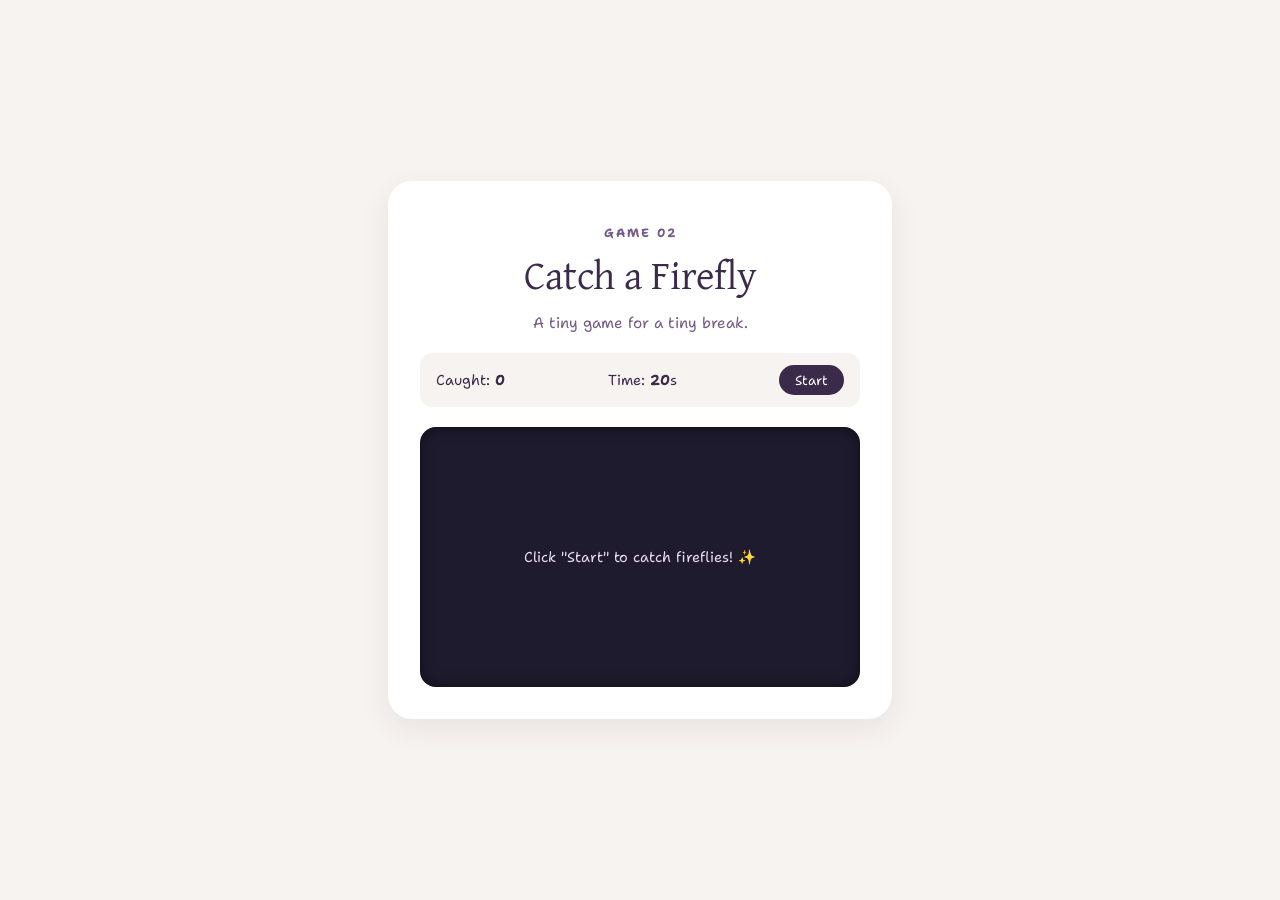
<file: catchafirefly.html>
<!DOCTYPE html>
<html lang="en">
<head>
  <meta charset="UTF-8">
  <meta name="viewport" content="width=device-width, initial-scale=1.0">
  <title>Memory Garden</title>

  <!-- GOOGLE FONTS -->
  <link rel="preconnect" href="https://fonts.googleapis.com">
  <link rel="preconnect" href="https://fonts.gstatic.com" crossorigin>
  <link href="https://fonts.googleapis.com/css2?family=Gentium+Plus:ital,wght@0,400;0,700;1,400&family=Shantell+Sans:wght@300..800&display=swap" rel="stylesheet">

  <!-- LINK TO SEPARATE CSS FILE -->
  <link rel="stylesheet" href="catchafirefly.css">
</head>
<body>
    <div class="game-container">
    <div class="game-header">
      <p class="game-subtitle">GAME 02</p>
      <h1>Catch a Firefly</h1>
      <p class="game-desc">A tiny game for a tiny break.</p>
    </div>

    <div class="stats-bar">
      <span>Caught: <strong id="score">0</strong></span>
      <span>Time: <strong id="timer">20</strong>s</span>
      <button id="start-btn" class="start-btn">Start</button>
    </div>

    <div class="night-sky" id="night-sky">
      <div id="start-message" class="overlay-msg">Click "Start" to catch fireflies! ✨</div>
    </div>
  </div>

  <script src="catchafirefly.js"></script>
</body>
</html>
</file>
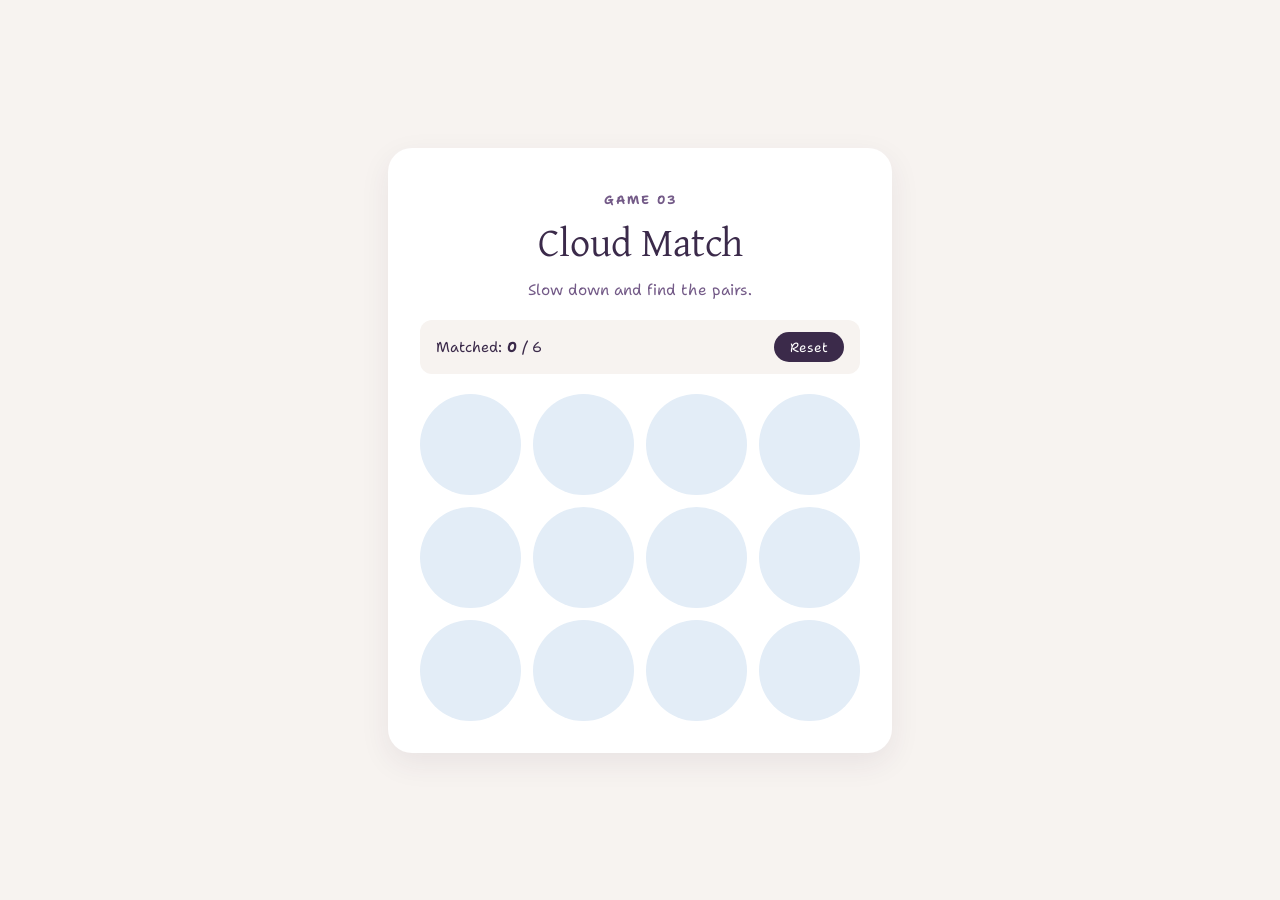
<file: cloudmatch.html>
<!DOCTYPE html>
<html lang="en">
<head>
  <meta charset="UTF-8">
  <meta name="viewport" content="width=device-width, initial-scale=1.0">
  <title>Memory Garden</title>

  <!-- GOOGLE FONTS -->
  <link rel="preconnect" href="https://fonts.googleapis.com">
  <link rel="preconnect" href="https://fonts.gstatic.com" crossorigin>
  <link href="https://fonts.googleapis.com/css2?family=Gentium+Plus:ital,wght@0,400;0,700;1,400&family=Shantell+Sans:wght@300..800&display=swap" rel="stylesheet">

  <!-- LINK TO SEPARATE CSS FILE -->
  <link rel="stylesheet" href="cloudmatch.css">
</head>
<body>
    <div class="game-container">
    <div class="game-header">
      <p class="game-subtitle">GAME 03</p>
      <h1>Cloud Match</h1>
      <p class="game-desc">Slow down and find the pairs.</p>
    </div>

    <div class="stats-bar">
      <span>Matched: <strong id="pairs-count">0</strong> / 6</span>
      <button id="reset-btn" class="reset-btn">Reset</button>
    </div>

    <div class="cloud-grid" id="cloud-grid"></div>

    <div id="win-message" class="win-message hidden">
      ☁️ Clear skies ahead! Great job! ☀️
    </div>
  </div>

  <script src="cloudmatch.js"></script>
</body>
</html>
</file>
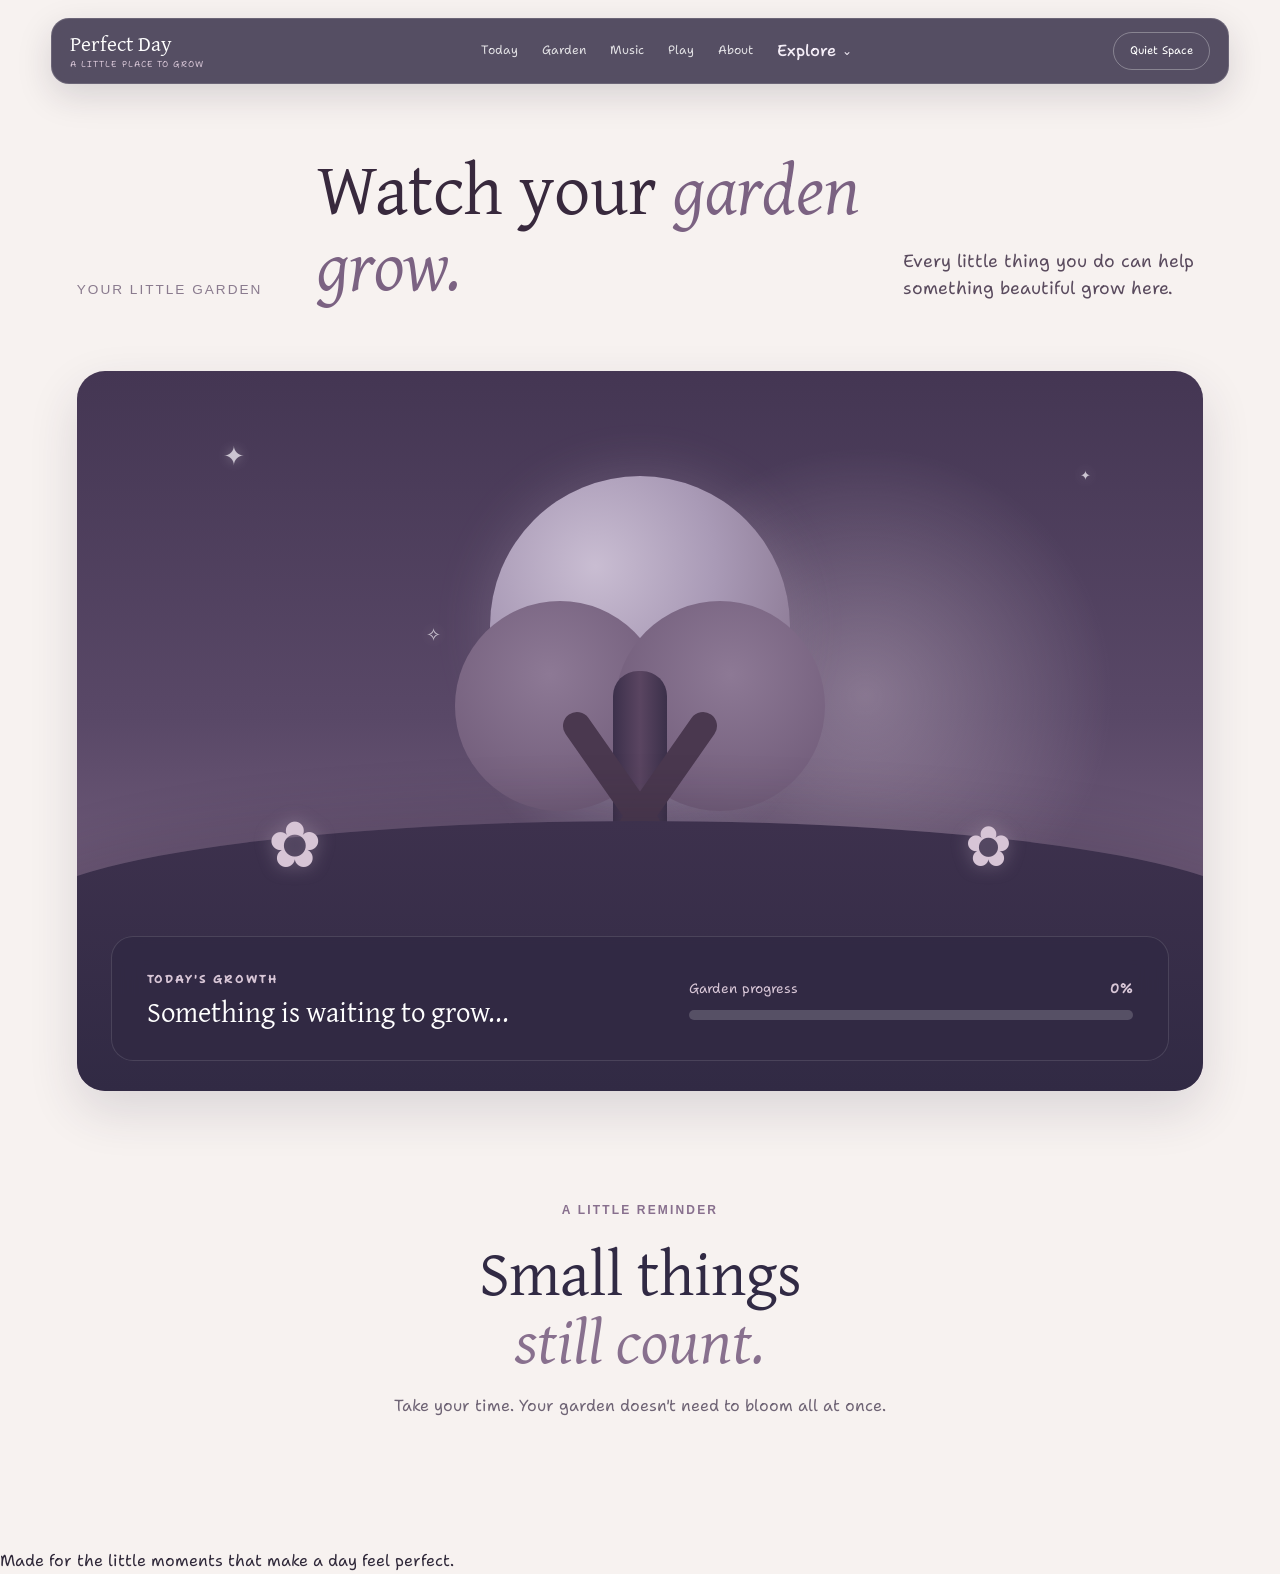
<file: garden.html>
<!DOCTYPE html>
<html lang="en">

<head>
    <meta charset="UTF-8">
    <meta name="viewport" content="width=device-width, initial-scale=1.0">

    <meta name="description"
        content="A Perfect Day — a quiet digital garden for music, memories, reflection, creativity and little moments of joy.">

    <title>A Perfect Day</title>

    <!-- CSS -->
    <link rel="stylesheet" href="styles.css">
    <link rel="stylesheet" href="garden.css">
    <!-- Google Fonts -->
    <link rel="preconnect" href="https://fonts.googleapis.com">
    <link rel="preconnect" href="https://fonts.gstatic.com" crossorigin>

    <link
        href="https://fonts.googleapis.com/css2?family=Gentium+Plus:ital,wght@0,400;0,700;1,400;1,700&family=Shantell+Sans:ital,wght@0,300..800;1,300..800&display=swap"
        rel="stylesheet">
</head>
<body>

<!-- NAVIGATION -->

    <header class="site-header">

        <nav class="navbar">

            <!-- LOGO -->

            <a href="index.html" class="logo">

                <span class="logo-main">
                    Perfect Day
                </span>

                <span class="logo-sub">
                    a little place to grow
                </span>

            </a>


            <!-- NAVIGATION LINKS -->

            <div class="nav-links">

                <a href="index.html">
                    Today
                </a>

                <a href="garden.html" class="active">
                    Garden
                </a>

                <a href="music.html">
                    Music
                </a>

                <a href="play.html">
                    Play
                </a>

                <a href="about.html">
                    About
                </a>


                <!-- EXPLORE DROPDOWN -->

                <div class="nav-dropdown">

                    <button class="dropdown-button" type="button">

                        Explore

                        <span>
                            ⌄
                        </span>

                    </button>


                    <div class="dropdown-menu">

                        <a href="index.html#todo">
                            To-Do
                        </a>

                        <a href="index.html#brain-dump">
                            Brain Dump
                        </a>

                        <a href="mood.html">
                            Mood
                        </a>

                        <a href="index.html#calendar">
                            Calendar
                        </a>

                        <a href="index.html#journal">
                            Journal
                        </a>

                        <a href="index.html#floweropedia">
                            Floweropedia
                        </a>

                        <a href="index.html#quotes">
                            Quotes
                        </a>

                    </div>

                </div>

            </div>


            <!-- QUIET SPACE -->

            <a href="#quiet-space" class="nav-quiet">
                Quiet Space
            </a>

        </nav>

    </header>

    <!-- GARDEN PAGE -->

    <main class="garden-page">


        <!-- INTRODUCTION -->

        <section class="garden-intro">

            <p class="section-label">
                YOUR LITTLE GARDEN
            </p>

            <h1>
                Watch your
                <span>garden grow.</span>
            </h1>

            <p class="garden-description">
                Every little thing you do can help something beautiful grow here.
            </p>

        </section>



        <!-- GARDEN -->

        <section class="garden-container">


            <!-- DECORATIVE STARS -->

            <div class="garden-star star-one">
                ✦
            </div>

            <div class="garden-star star-two">
                ✧
            </div>

            <div class="garden-star star-three">
                ✦
            </div>


            <!-- MAIN GARDEN VISUAL -->

            <div class="garden-scene">


                <!-- MOON / GLOW -->

                <div class="garden-glow"></div>


                <!-- TREE -->

                <div class="garden-tree">

                    <div class="tree-top"></div>

                    <div class="tree-side left"></div>

                    <div class="tree-side right"></div>

                    <div class="tree-trunk"></div>

                </div>


                <!-- FLOWERS -->

                <div class="garden-flower flower-one">
                    ✿
                </div>

                <div class="garden-flower flower-two">
                    ✿
                </div>


                <!-- GROUND -->

                <div class="garden-ground"></div>

            </div>



            <!-- GARDEN PROGRESS -->

            <div class="garden-progress">

                <div class="progress-text">

                    <p class="section-label">
                        TODAY'S GROWTH
                    </p>

                    <h2>
                        Something is growing...
                    </h2>

                </div>


                <div class="progress-area">

                    <div class="progress-heading">

                        <span>
                            Garden progress
                        </span>

                        <strong id="garden-percentage">
                            0%
                        </strong>

                    </div>


                    <div class="progress-bar">

                        <div
                            class="progress-fill"
                            id="garden-progress">
                        </div>

                    </div>

                </div>

            </div>

        </section>



        <!-- GROWTH MESSAGE -->

        <section class="garden-message">

            <p class="section-label">
                A LITTLE REMINDER
            </p>

            <h2>
                Small things
                <span>still count.</span>
            </h2>

            <p>
                Take your time. Your garden doesn't need to bloom all at once.
            </p>

        </section>


    </main>



    <!-- FOOTER -->

    <footer class="footer">

        <p>
            Made for the little moments that make a day feel perfect.
        </p>

    </footer>



    <!-- JAVASCRIPT -->

    <script src="garden.js"></script>

</body>
</file>
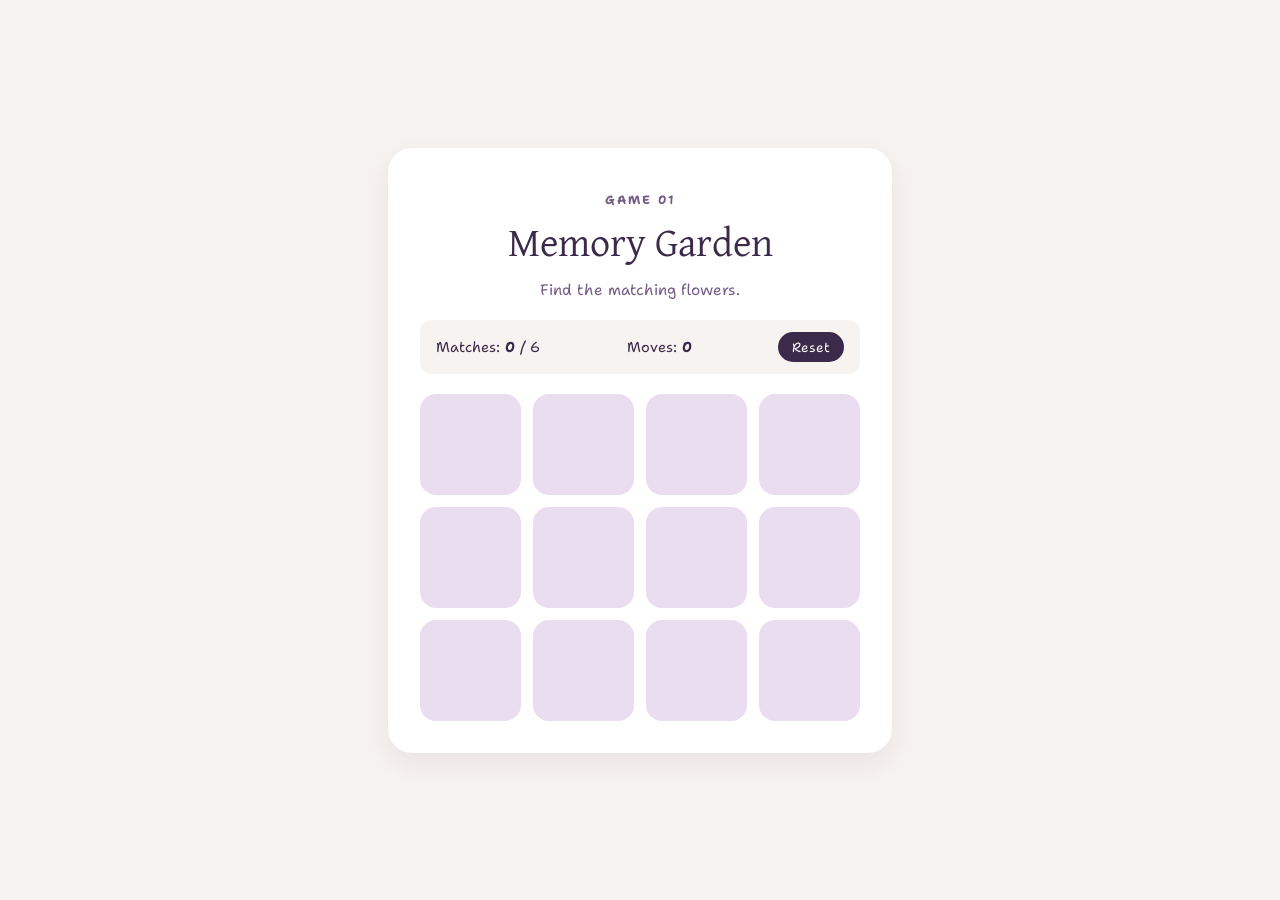
<file: memorygarden.html>
<!DOCTYPE html>
<html lang="en">
<head>
  <meta charset="UTF-8">
  <meta name="viewport" content="width=device-width, initial-scale=1.0">
  <title>Memory Garden</title>

  <!-- GOOGLE FONTS -->
  <link rel="preconnect" href="https://fonts.googleapis.com">
  <link rel="preconnect" href="https://fonts.gstatic.com" crossorigin>
  <link href="https://fonts.googleapis.com/css2?family=Gentium+Plus:ital,wght@0,400;0,700;1,400&family=Shantell+Sans:wght@300..800&display=swap" rel="stylesheet">

  <!-- LINK TO SEPARATE CSS FILE -->
  <link rel="stylesheet" href="memorygarden.css">
</head>
<body>

  <div class="game-container">
    <div class="game-header">
      <p class="game-subtitle">GAME 01</p>
      <h1>Memory Garden</h1>
      <p class="game-desc">Find the matching flowers.</p>
    </div>

    <div class="stats-bar">
      <span>Matches: <strong id="matches-count">0</strong> / 6</span>
      <span>Moves: <strong id="moves-count">0</strong></span>
      <button id="reset-btn" class="reset-btn">Reset</button>
    </div>

    <div class="memory-grid" id="memory-grid"></div>

    <div id="win-message" class="win-message hidden">
      ✨ Beautiful garden! You matched them all! ✨
    </div>
  </div>

  <!-- LINK TO SEPARATE JS FILE -->
  <script src="memorygarden.js"></script>
</body>
</html>
</file>
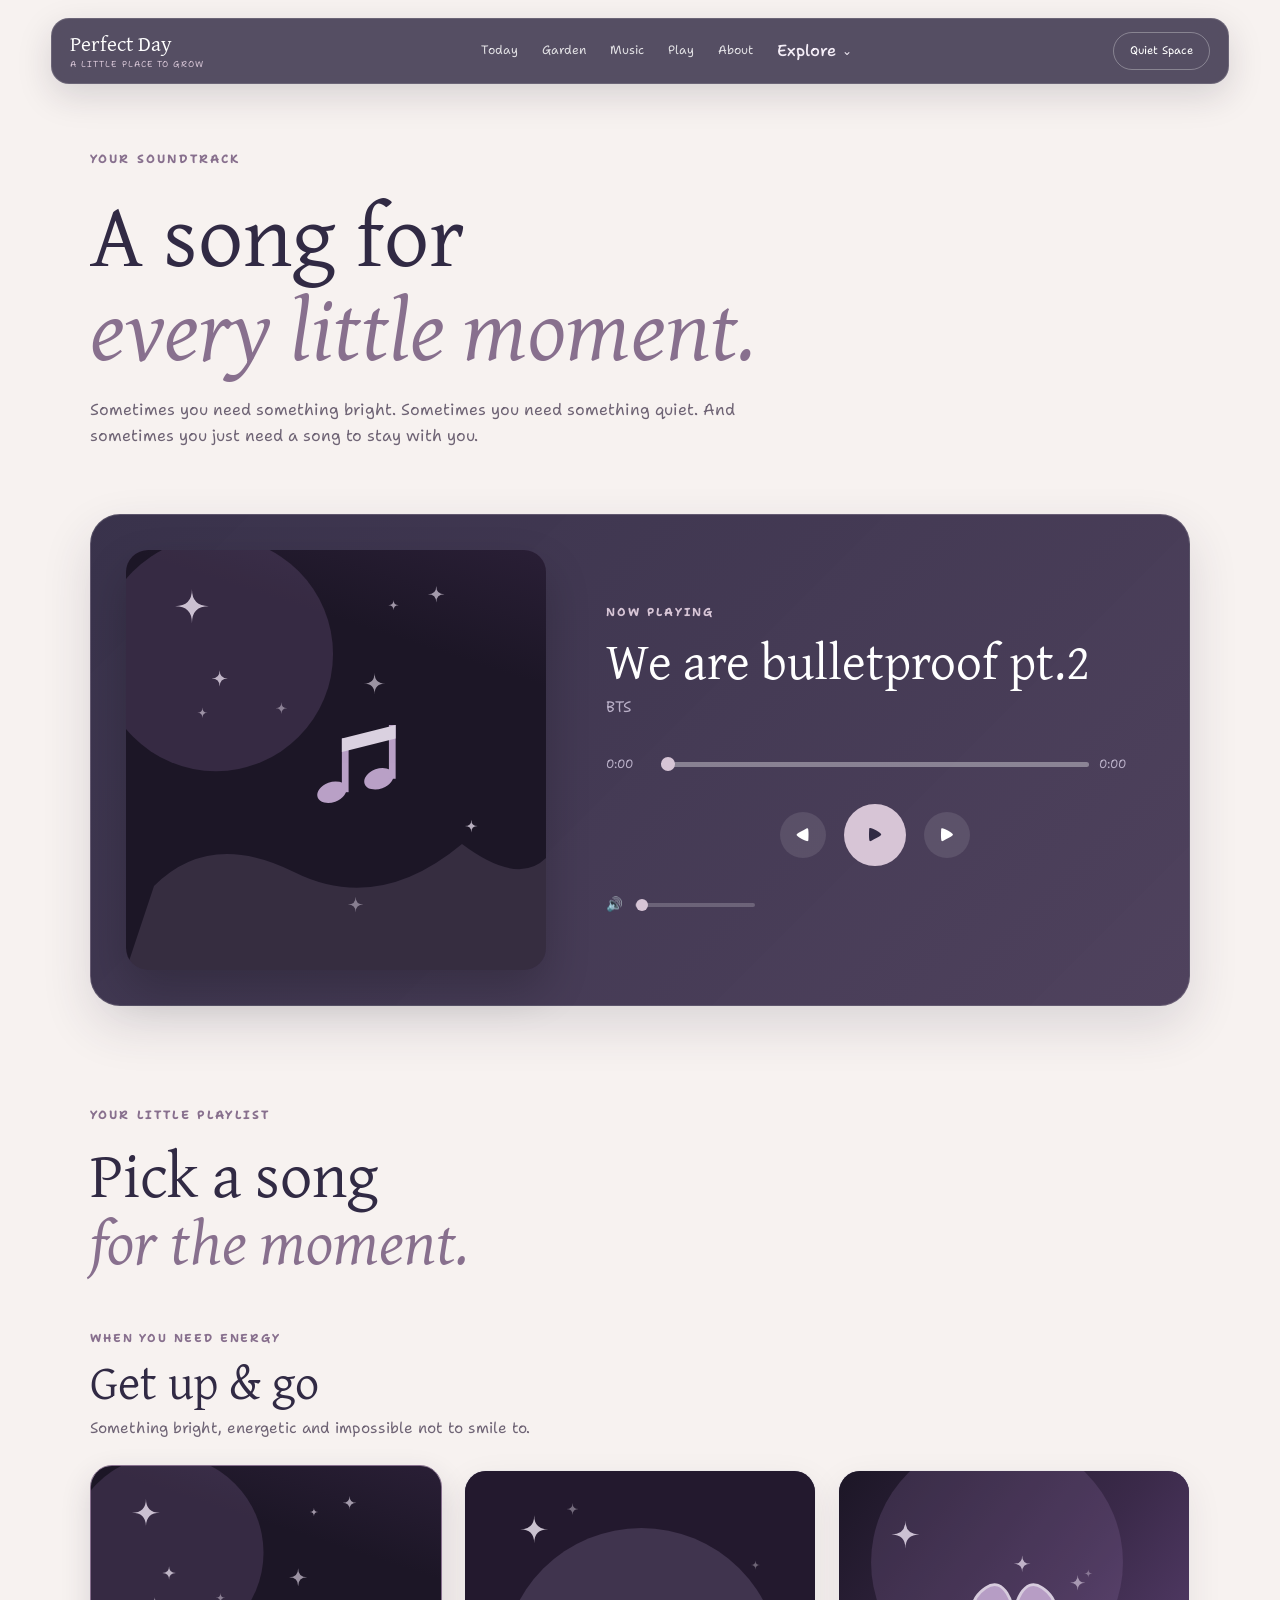
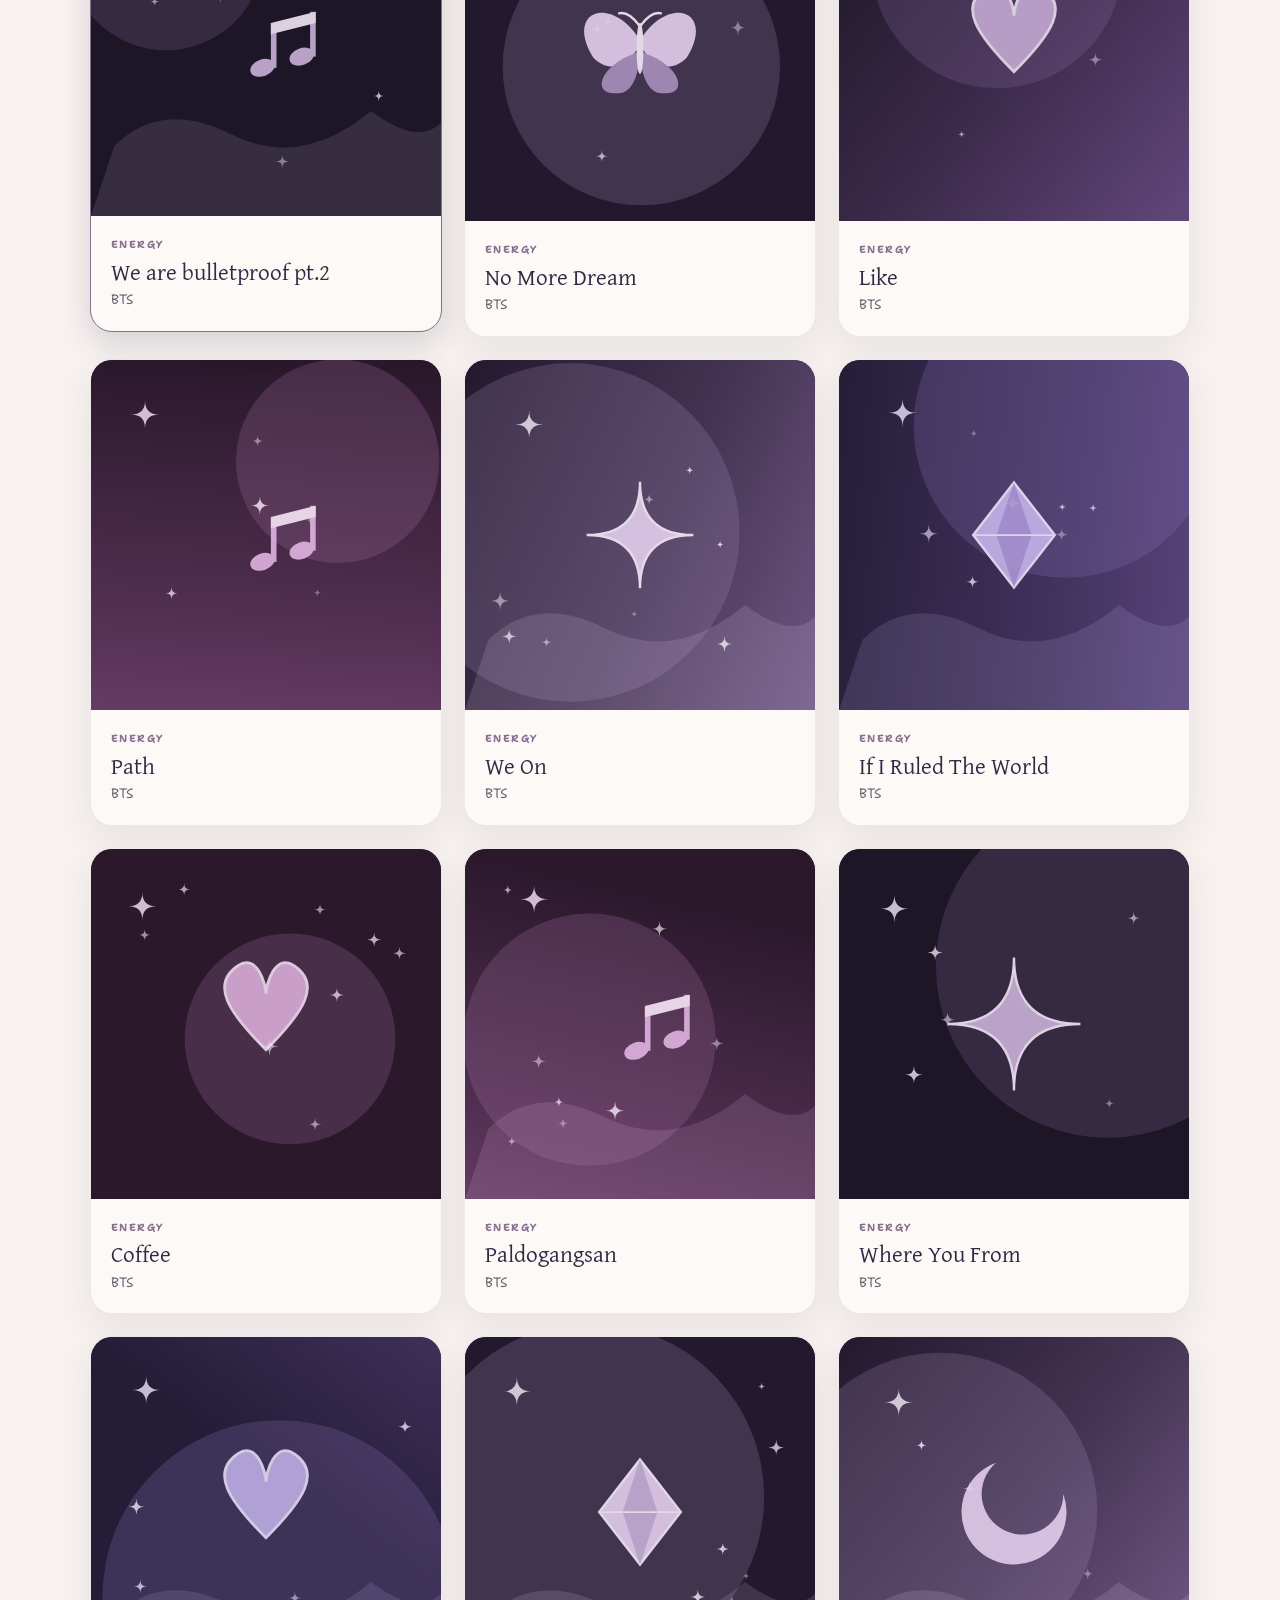
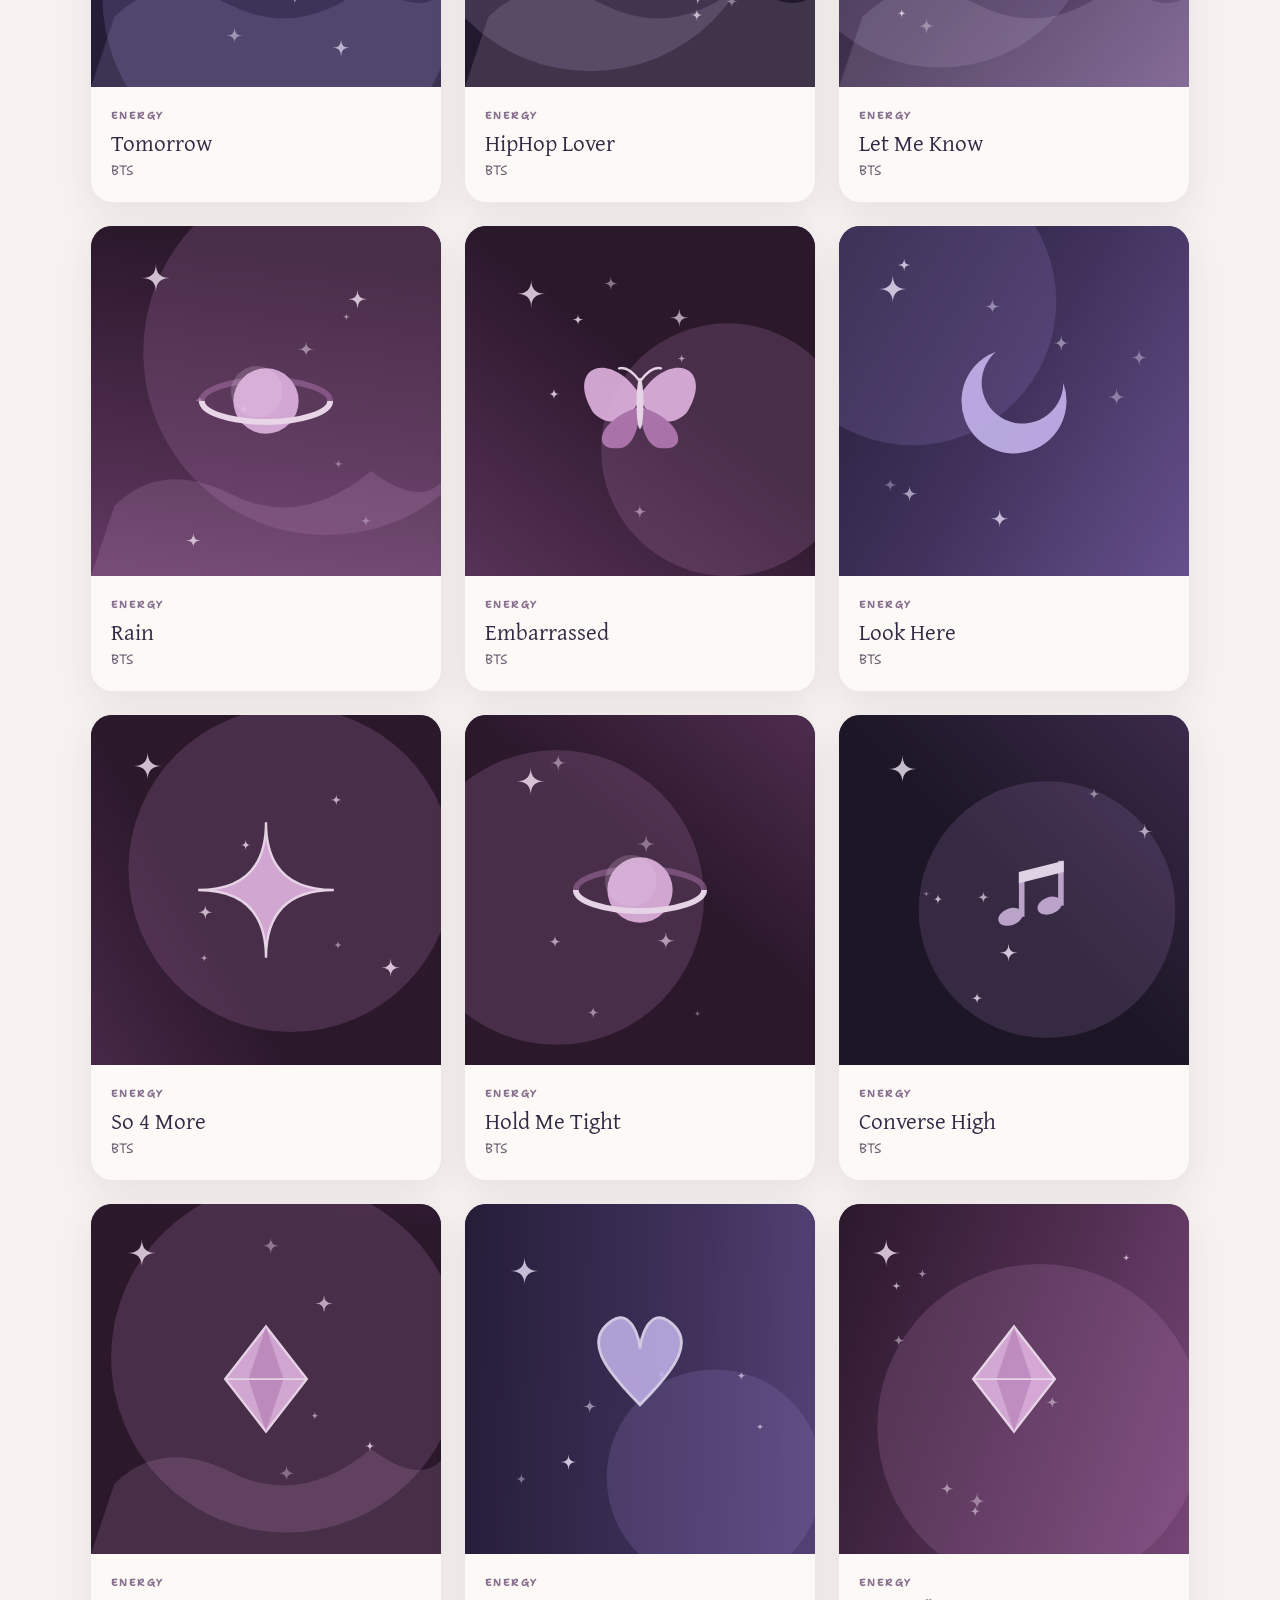
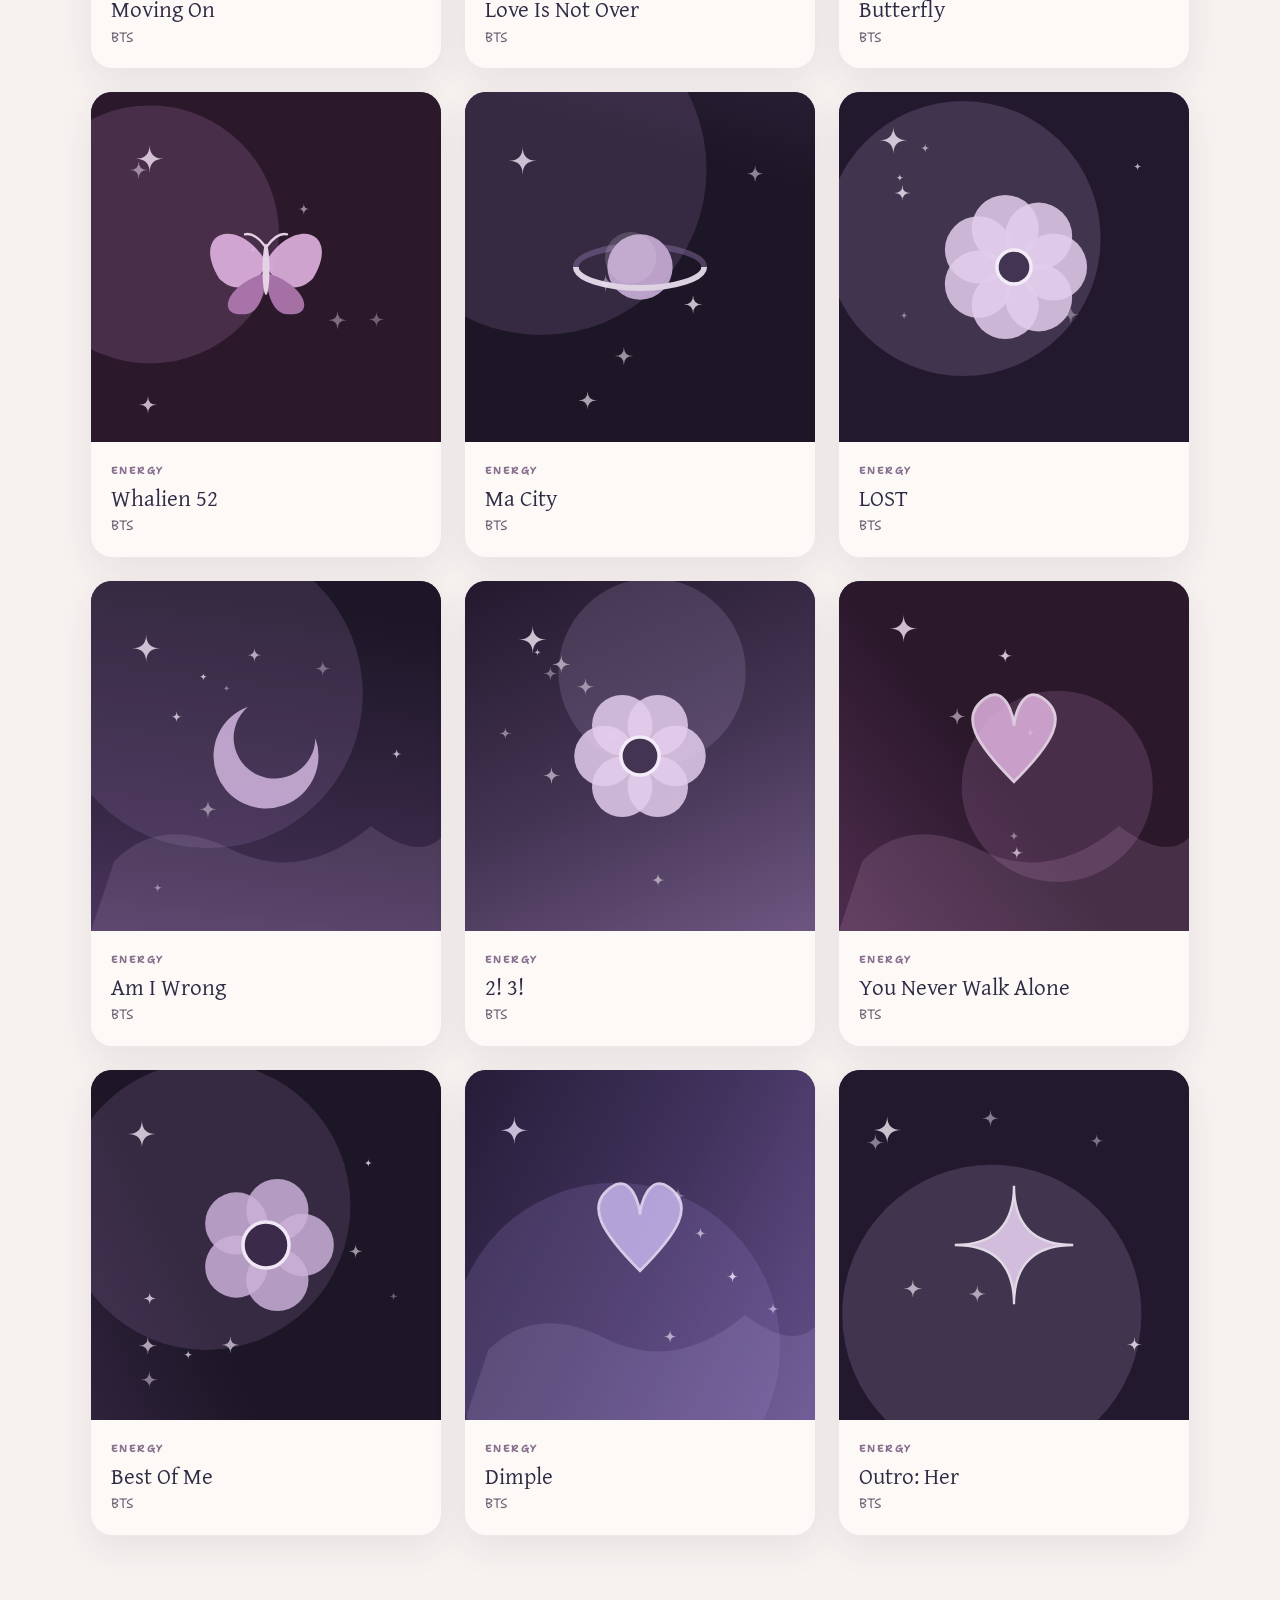
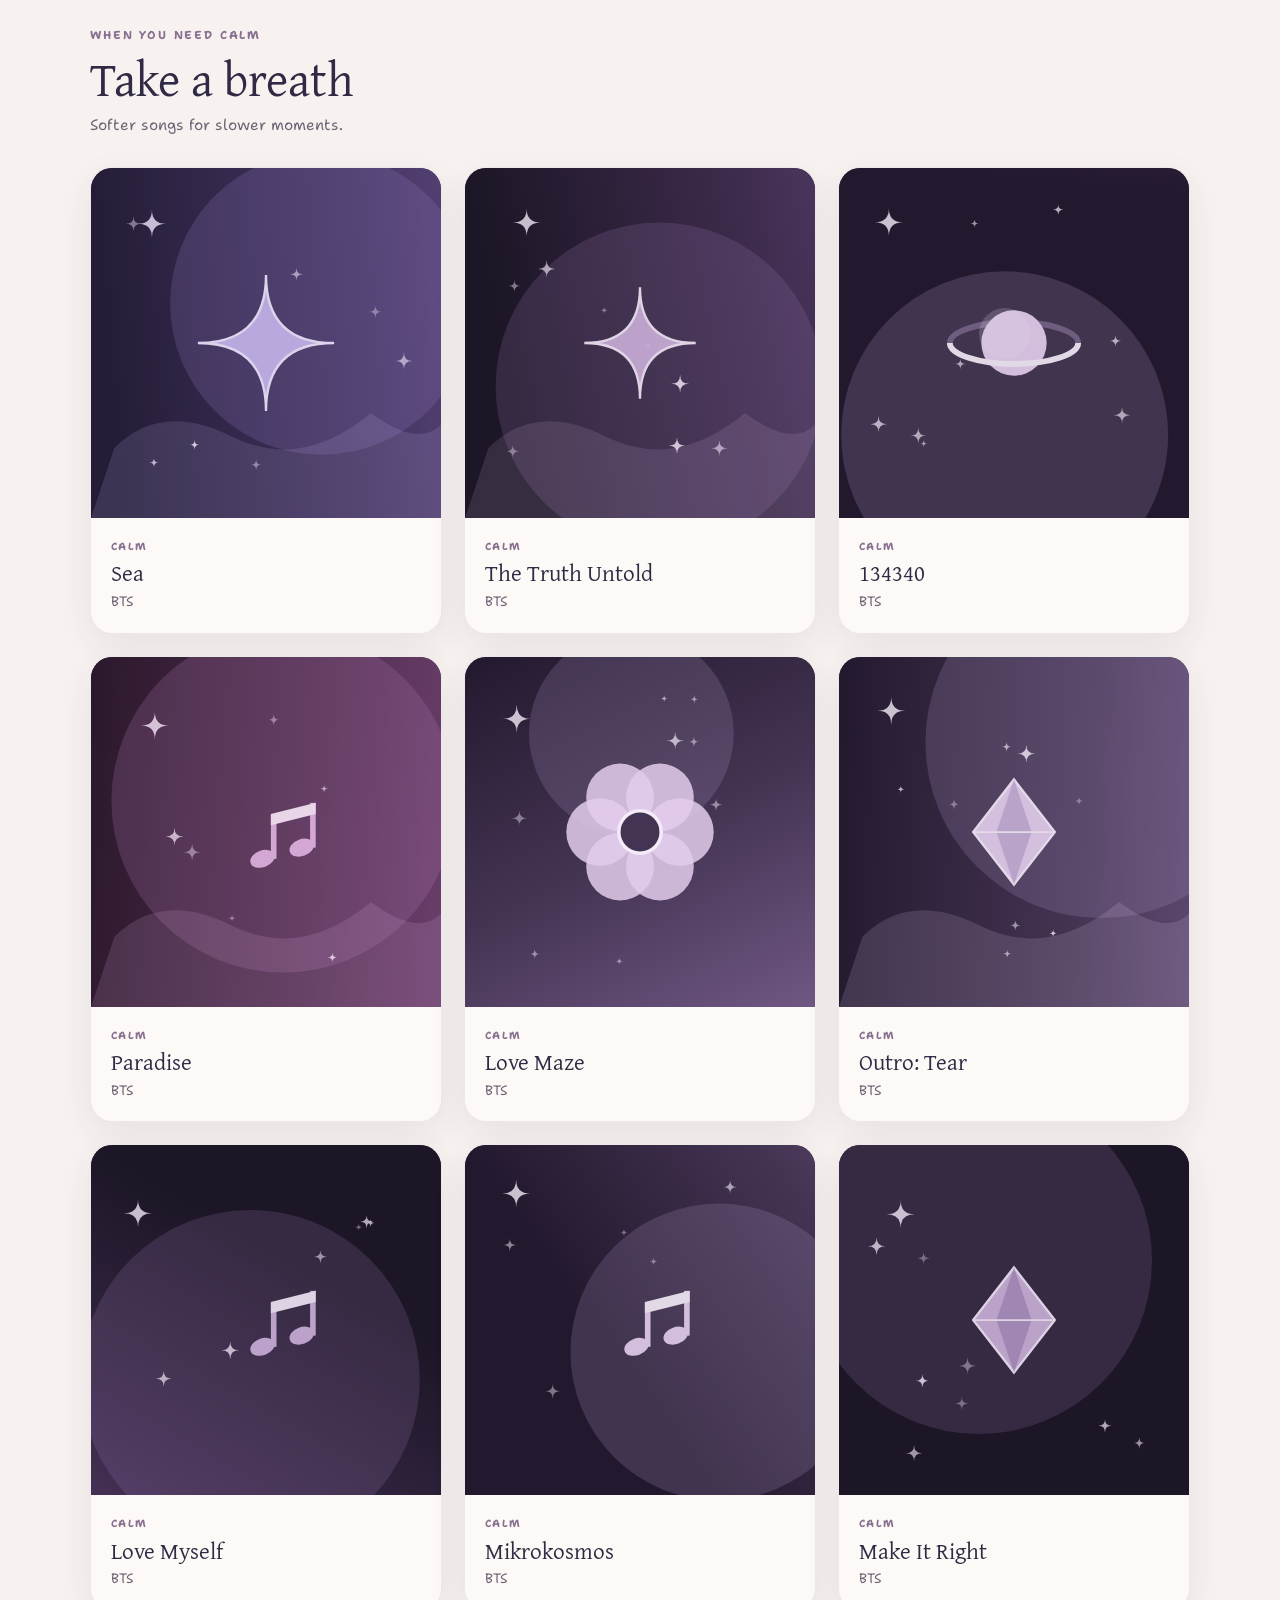
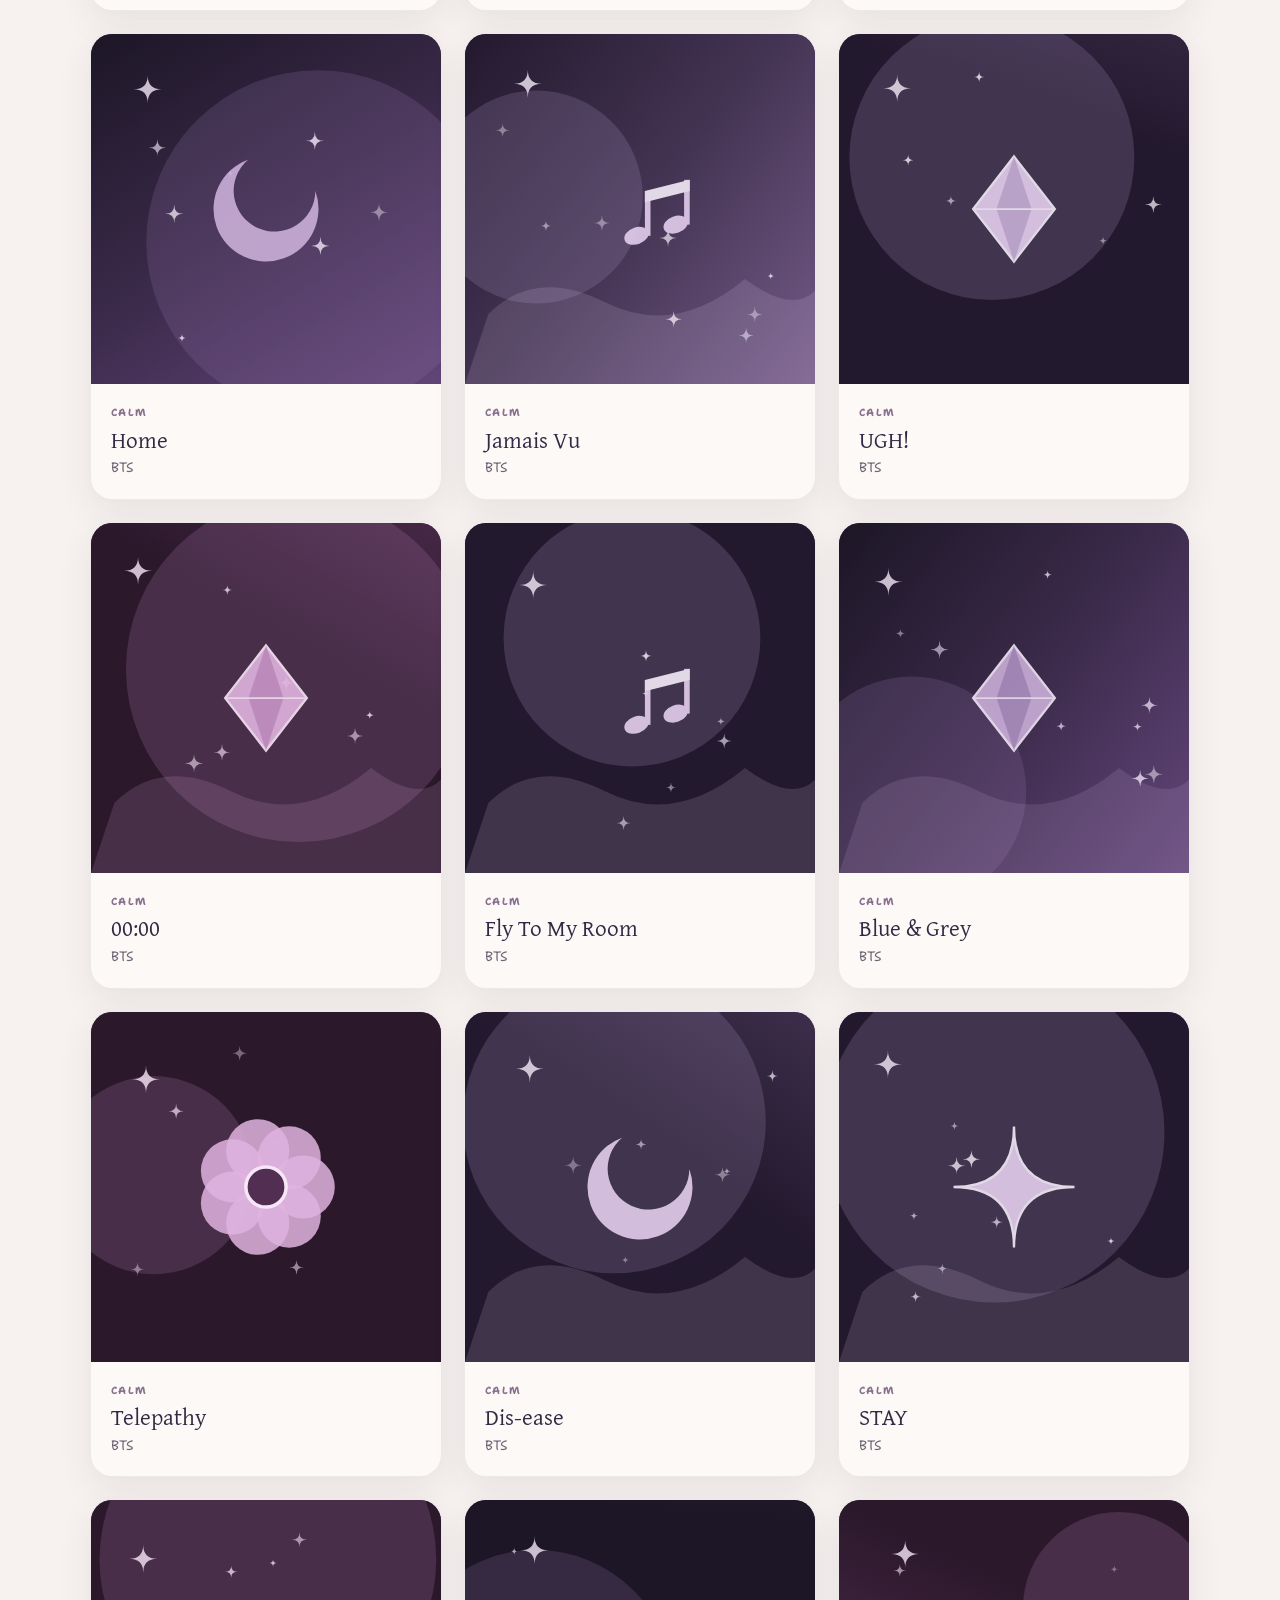
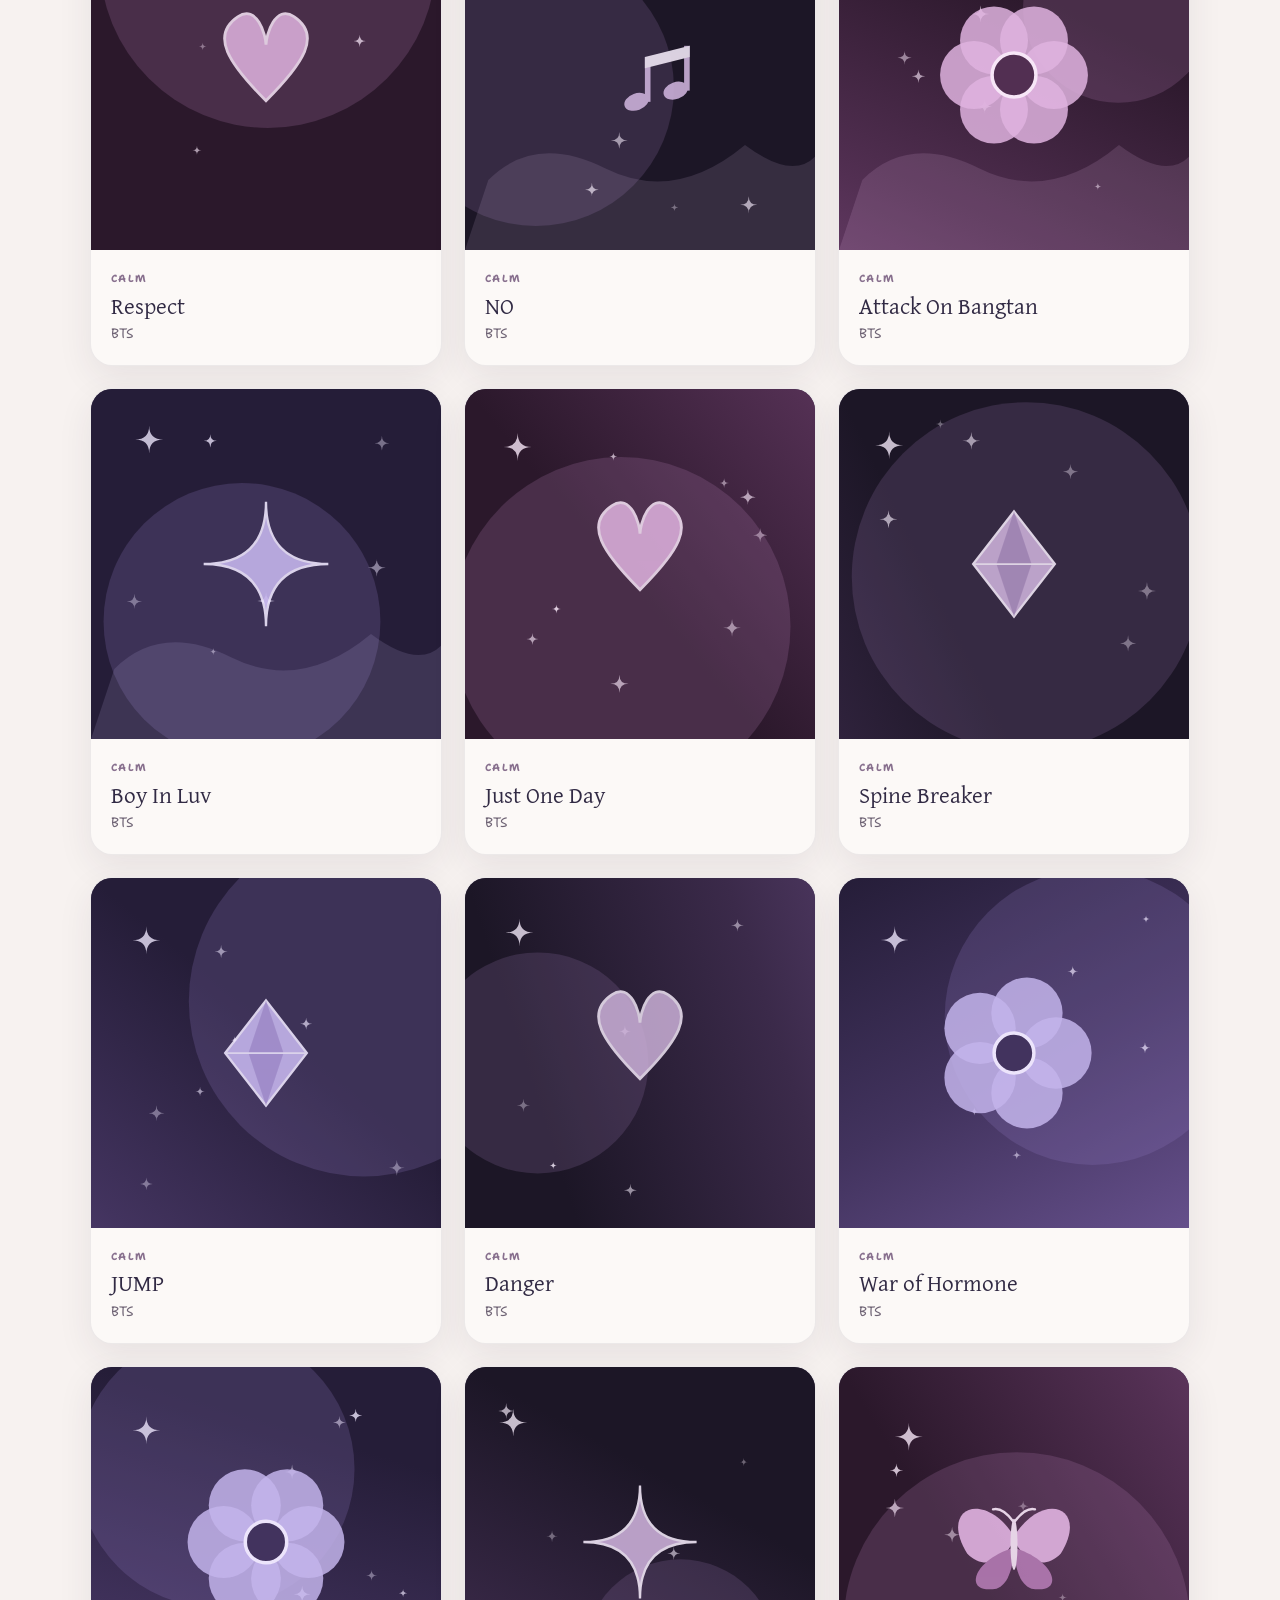
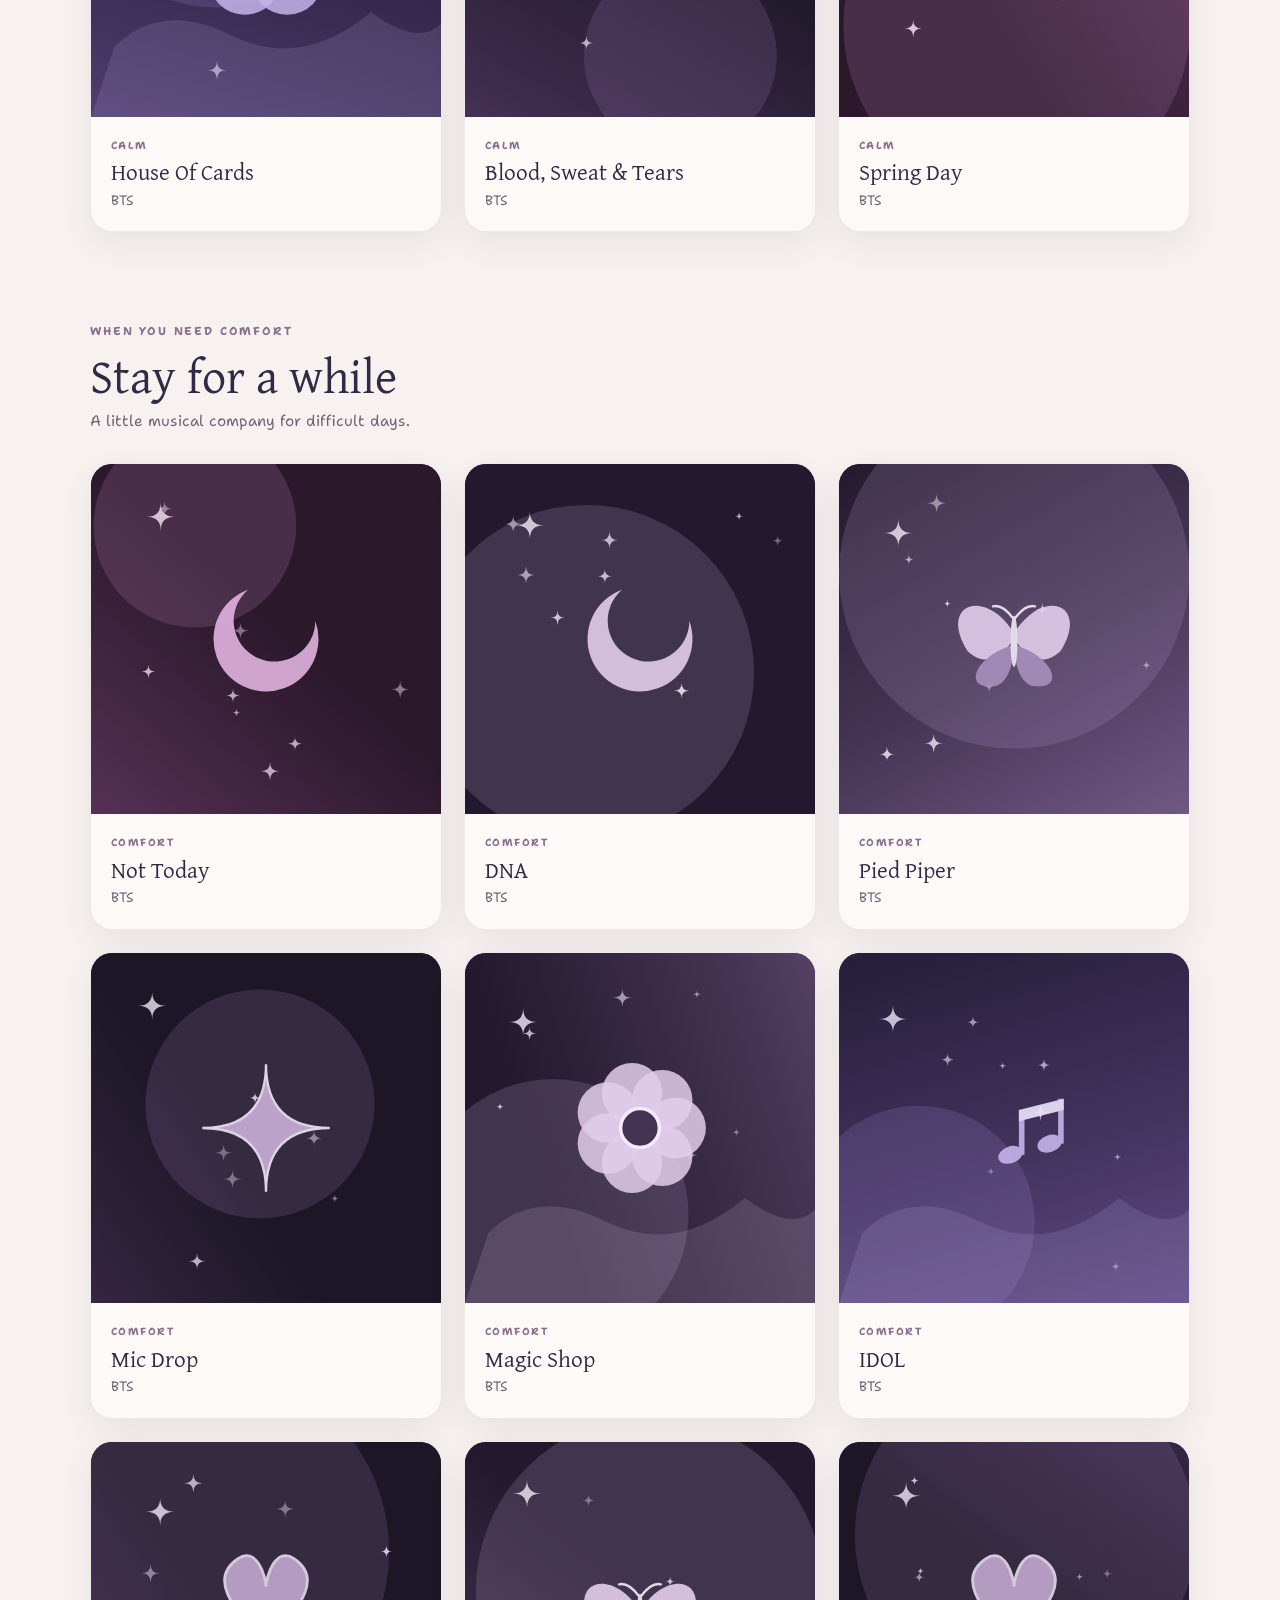
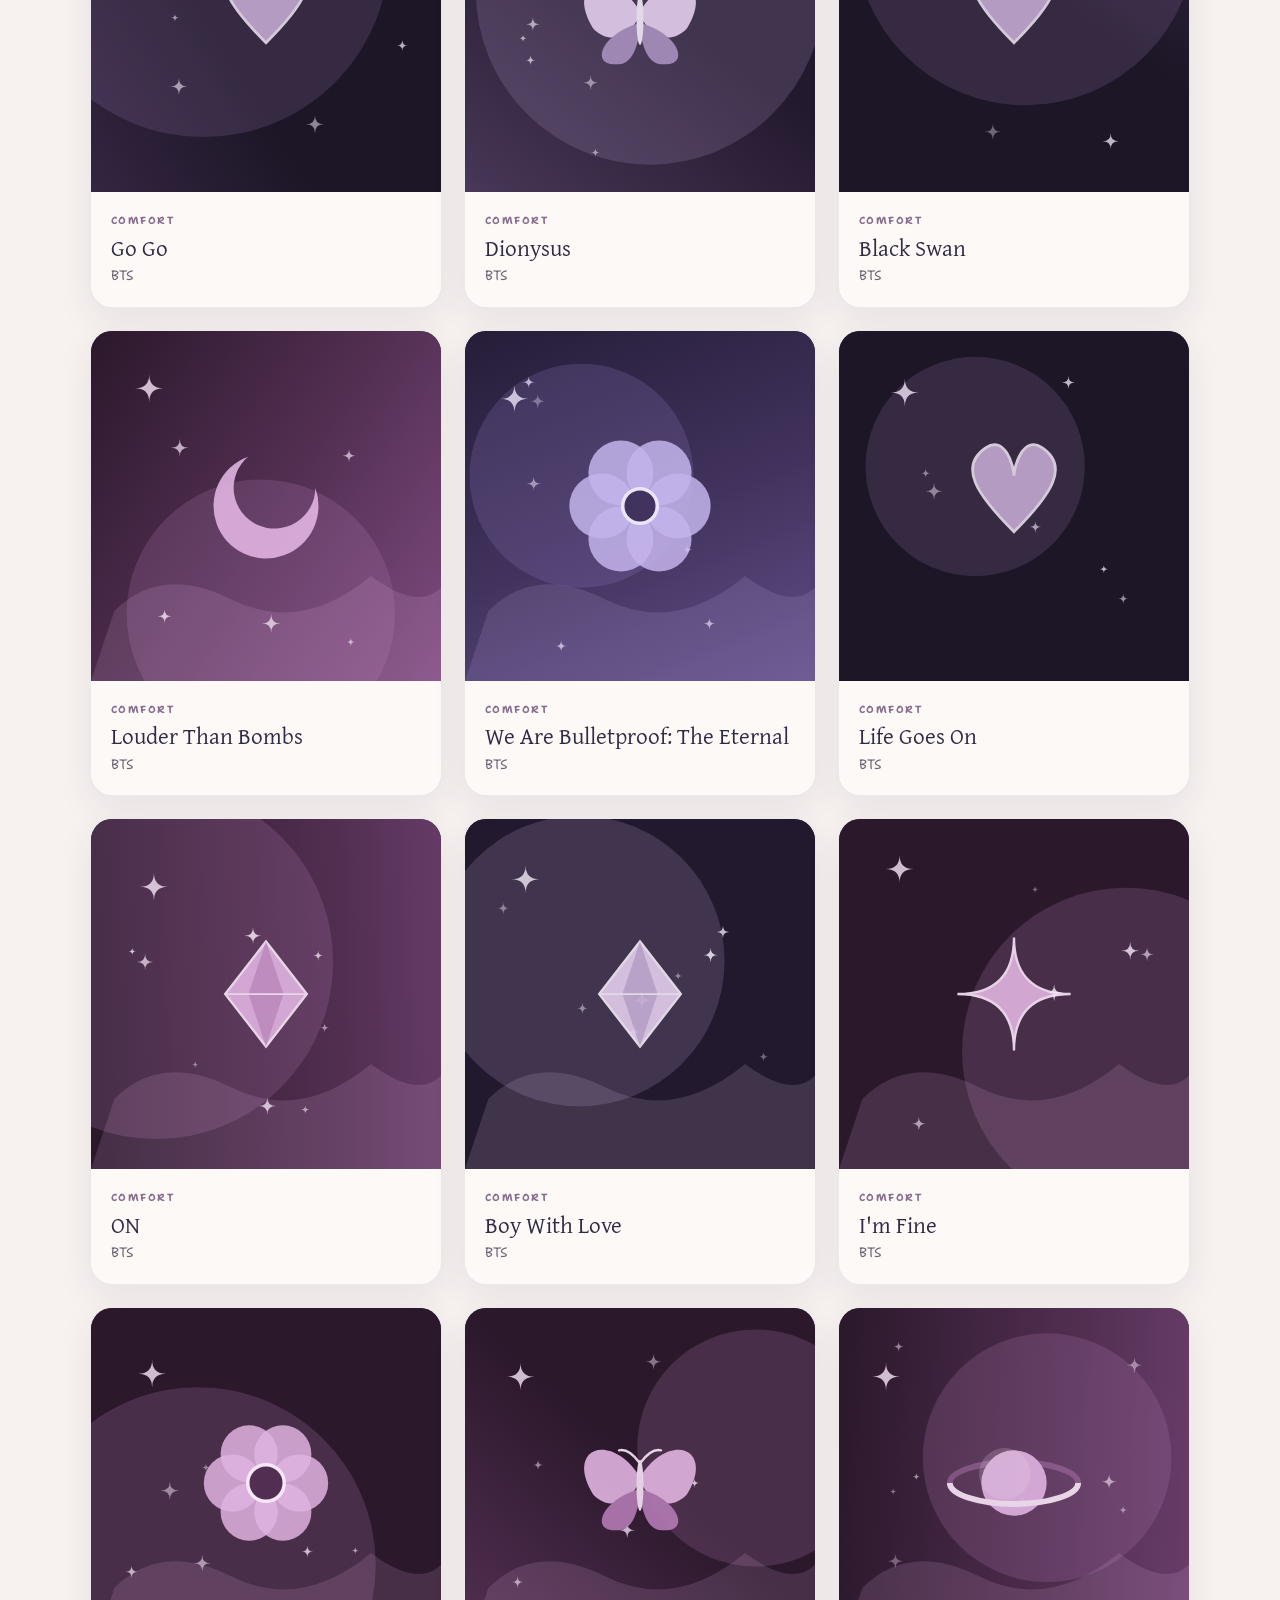
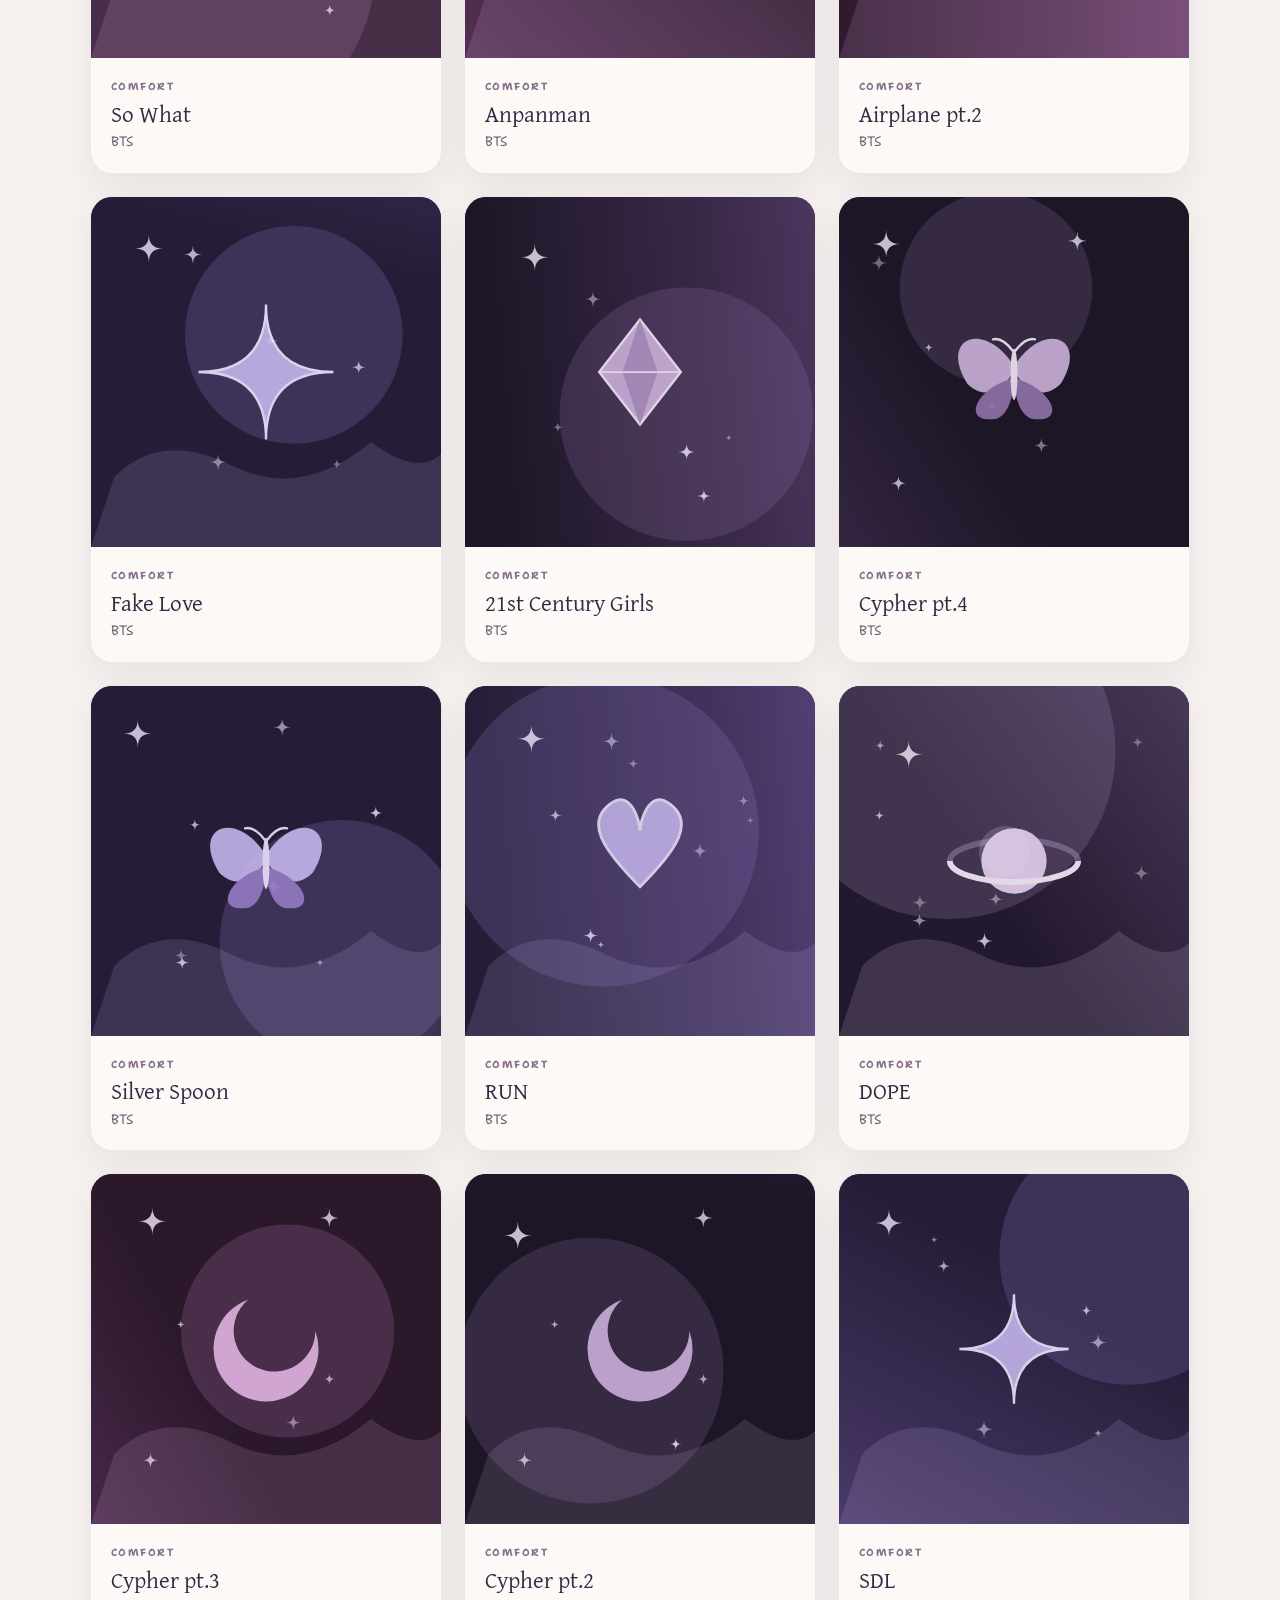
<file: music.html>
<!DOCTYPE html>
<html lang="en">

<head>
    <meta charset="UTF-8">
    <meta name="viewport" content="width=device-width, initial-scale=1.0">

    <meta name="description"
        content="A Perfect Day — a quiet digital garden for music, memories, reflection, creativity and little moments of joy.">

    <title>A Perfect Day - Music</title>

    <!-- CSS -->
    <link rel="stylesheet" href="styles.css">
    <link rel="stylesheet" href="music.css">

    <!-- GOOGLE FONTS -->
    <link rel="preconnect" href="https://fonts.googleapis.com">
    <link rel="preconnect" href="https://fonts.gstatic.com" crossorigin>

    <link
        href="https://fonts.googleapis.com/css2?family=Gentium+Plus:ital,wght@0,400;0,700;1,400;1,700&family=Shantell+Sans:ital,wght@0,300..800;1,300..800&display=swap"
        rel="stylesheet">
</head>

<body>

    <!-- =====================================================
         NAVIGATION
         ===================================================== -->

    <header class="site-header">

        <nav class="navbar">

            <a href="index.html" class="logo">
                <span class="logo-main">Perfect Day</span>
                <span class="logo-sub">a little place to grow</span>
            </a>

            <div class="nav-links">

                <a href="index.html">Today</a>
                <a href="garden.html">Garden</a>
                <a href="music.html" class="active">Music</a>
                <a href="play.html">Play</a>
                <a href="about.html">About</a>

                <div class="nav-dropdown">

                    <button class="dropdown-button" type="button">
                        Explore <span>⌄</span>
                    </button>

                    <div class="dropdown-menu">
                        <a href="index.html#todo">To-Do</a>
                        <a href="index.html#brain-dump">Brain Dump</a>
                        <a href="mood.html">Mood</a>
                        <a href="index.html#calendar">Calendar</a>
                        <a href="index.html#journal">Journal</a>
                        <a href="index.html#floweropedia">Floweropedia</a>
                        <a href="index.html#quotes">Quotes</a>
                    </div>

                </div>

            </div>

            <a href="#quiet-space" class="nav-quiet">
                Quiet Space
            </a>

        </nav>

    </header>


    <!-- =====================================================
         MUSIC PAGE
         ===================================================== -->

    <main class="music-page">


        <!-- =================================================
             INTRODUCTION
             ================================================= -->

        <section class="music-intro">

            <p class="section-label">
                YOUR SOUNDTRACK
            </p>

            <h1>
                A song for <span>every little moment.</span>
            </h1>

            <p class="music-description">
                Sometimes you need something bright.
                Sometimes you need something quiet.
                And sometimes you just need a song to stay with you.
            </p>

        </section>


        <!-- =================================================
             MAIN MUSIC PLAYER
             ================================================= -->

        <section class="music-player-section">


            <!-- SONG ARTWORK (DYNAMIC SVG) -->

            <div class="player-image" id="song-image-container">
                <!-- SVG dynamically injected by music.js -->
            </div>


            <!-- PLAYER INFORMATION -->

            <div class="player-content">

                <p class="section-label">
                    NOW PLAYING
                </p>

                <h2 id="song-title">
                    Choose a song
                </h2>

                <p id="song-artist">
                    BTS
                </p>


                <!-- PROGRESS -->

                <div class="song-progress">

                    <span id="current-time">
                        0:00
                    </span>

                    <input
                        type="range"
                        id="song-progress"
                        min="0"
                        max="100"
                        value="0"
                    >

                    <span id="song-duration">
                        0:00
                    </span>

                </div>


                <!-- PLAYER CONTROLS -->

                <div class="player-controls">

                    <button
                        type="button"
                        id="previous-button"
                        aria-label="Previous song"
                    >
                        ◀
                    </button>

                    <button
                        type="button"
                        id="play-button"
                        aria-label="Play song"
                    >
                        ▶
                    </button>

                    <button
                        type="button"
                        id="next-button"
                        aria-label="Next song"
                    >
                        ▶
                    </button>

                </div>


                <!-- VOLUME -->

                <div class="volume-control">

                    <span>🔊</span>

                    <input
                        type="range"
                        id="volume-control"
                        min="0"
                        max="100"
                        step="0.01"
                        value="1"
                    >

                </div>

            </div>

        </section>


        <!-- =================================================
             SONG COLLECTION
             ================================================= -->

        <section class="song-section">

            <div class="song-section-heading">

                <p class="section-label">
                    YOUR LITTLE PLAYLIST
                </p>

                <h2>
                    Pick a song <span>for the moment.</span>
                </h2>

            </div>


            <div class="song-playlists">


                <!-- =================================================
                     ENERGY CATEGORY
                     ================================================= -->

                <section class="song-mood">

                    <div class="song-mood-heading">

                        <p class="section-label">
                            WHEN YOU NEED ENERGY
                        </p>

                        <h3>
                            Get up & go
                        </h3>

                        <p>
                            Something bright, energetic and impossible not to smile to.
                        </p>

                    </div>


                    <div class="playlist-grid">


                        <!-- SONG 1 -->

                        <button
                            class="song-card"
                            type="button"
                            data-youtube="N9EkOctZRhY"
                            data-title="We are bulletproof pt.2"
                            data-artist="BTS"
                        >
                            <div class="card-art"></div>
                            <div>
                                <p class="song-card-label">ENERGY</p>
                                <h3>We are bulletproof pt.2</h3>
                                <p>BTS</p>
                            </div>
                        </button>


                        <!-- SONG 2 -->

                        <button
                            class="song-card"
                            type="button"
                            data-youtube="Wm9sC1tHrFA"
                            data-title="No More Dream"
                            data-artist="BTS"
                        >
                            <div class="card-art"></div>
                            <div>
                                <p class="song-card-label">ENERGY</p>
                                <h3>No More Dream</h3>
                                <p>BTS</p>
                            </div>
                        </button>


                        <!-- SONG 3 -->

                        <button
                            class="song-card"
                            type="button"
                            data-youtube="I7na3x3mGZ8"
                            data-title="Like"
                            data-artist="BTS"
                        >
                            <div class="card-art"></div>
                            <div>
                                <p class="song-card-label">ENERGY</p>
                                <h3>Like</h3>
                                <p>BTS</p>
                            </div>
                        </button>


                        <!-- SONG 4 -->

                        <button
                            class="song-card"
                            type="button"
                            data-youtube="Njzt6cJ9TJM"
                            data-title="Path"
                            data-artist="BTS"
                        >
                            <div class="card-art"></div>
                            <div>
                                <p class="song-card-label">ENERGY</p>
                                <h3>Path</h3>
                                <p>BTS</p>
                            </div>
                        </button>


                        <!-- SONG 5 -->

                        <button
                            class="song-card"
                            type="button"
                            data-youtube="ar7_p4k7gJQ"
                            data-title="We On"
                            data-artist="BTS"
                        >
                            <div class="card-art"></div>
                            <div>
                                <p class="song-card-label">ENERGY</p>
                                <h3>We On</h3>
                                <p>BTS</p>
                            </div>
                        </button>


                        <!-- SONG 6 -->

                        <button
                            class="song-card"
                            type="button"
                            data-youtube="IWEaBg3mUVw"
                            data-title="If I Ruled The World"
                            data-artist="BTS"
                        >
                            <div class="card-art"></div>
                            <div>
                                <p class="song-card-label">ENERGY</p>
                                <h3>If I Ruled The World</h3>
                                <p>BTS</p>
                            </div>
                        </button>


                        <!-- SONG 7 -->

                        <button
                            class="song-card"
                            type="button"
                            data-youtube="GiN5hPrZgw8"
                            data-title="Coffee"
                            data-artist="BTS"
                        >
                            <div class="card-art"></div>
                            <div>
                                <p class="song-card-label">ENERGY</p>
                                <h3>Coffee</h3>
                                <p>BTS</p>
                            </div>
                        </button>


                        <!-- SONG 8 -->

                        <button
                            class="song-card"
                            type="button"
                            data-youtube="-uXJCHFV_8g"
                            data-title="Paldogangsan"
                            data-artist="BTS"
                        >
                            <div class="card-art"></div>
                            <div>
                                <p class="song-card-label">ENERGY</p>
                                <h3>Paldogangsan</h3>
                                <p>BTS</p>
                            </div>
                        </button>


                        <!-- SONG 9 -->

                        <button
                            class="song-card"
                            type="button"
                            data-youtube="cicyjCWzrRw"
                            data-title="Where You From"
                            data-artist="BTS"
                        >
                            <div class="card-art"></div>
                            <div>
                                <p class="song-card-label">ENERGY</p>
                                <h3>Where You From</h3>
                                <p>BTS</p>
                            </div>
                        </button>


                        <!-- SONG 10 -->

                        <button
                            class="song-card"
                            type="button"
                            data-youtube="4ZZa4cRR5Mk"
                            data-title="Tomorrow"
                            data-artist="BTS"
                        >
                            <div class="card-art"></div>
                            <div>
                                <p class="song-card-label">ENERGY</p>
                                <h3>Tomorrow</h3>
                                <p>BTS</p>
                            </div>
                        </button>


                        <!-- SONGS 11–30 -->

                        <button class="song-card" type="button" data-youtube="LwxZWpI9xTg" data-title="HipHop Lover" data-artist="BTS">
                            <div class="card-art"></div>
                            <div><p class="song-card-label">ENERGY</p><h3>HipHop Lover</h3><p>BTS</p></div>
                        </button>

                        <button class="song-card" type="button" data-youtube="RHhvdOBGppU" data-title="Let Me Know" data-artist="BTS">
                            <div class="card-art"></div>
                            <div><p class="song-card-label">ENERGY</p><h3>Let Me Know</h3><p>BTS</p></div>
                        </button>

                        <button class="song-card" type="button" data-youtube="sB7vnjdmpX4" data-title="Rain" data-artist="BTS">
                            <div class="card-art"></div>
                            <div><p class="song-card-label">ENERGY</p><h3>Rain</h3><p>BTS</p></div>
                        </button>

                        <button class="song-card" type="button" data-youtube="aH1q3hHqHf0" data-title="Embarrassed" data-artist="BTS">
                            <div class="card-art"></div>
                            <div><p class="song-card-label">ENERGY</p><h3>Embarrassed</h3><p>BTS</p></div>
                        </button>

                        <button class="song-card" type="button" data-youtube="2c-4g9GDrjk" data-title="Look Here" data-artist="BTS">
                            <div class="card-art"></div>
                            <div><p class="song-card-label">ENERGY</p><h3>Look Here</h3><p>BTS</p></div>
                        </button>

                        <button class="song-card" type="button" data-youtube="pZadAmd3G_g" data-title="So 4 More" data-artist="BTS">
                            <div class="card-art"></div>
                            <div><p class="song-card-label">ENERGY</p><h3>So 4 More</h3><p>BTS</p></div>
                        </button>

                        <button class="song-card" type="button" data-youtube="SX9zIOVClrk" data-title="Hold Me Tight" data-artist="BTS">
                            <div class="card-art"></div>
                            <div><p class="song-card-label">ENERGY</p><h3>Hold Me Tight</h3><p>BTS</p></div>
                        </button>

                        <button class="song-card" type="button" data-youtube="U7BxU5WOIdA" data-title="Converse High" data-artist="BTS">
                            <div class="card-art"></div>
                            <div><p class="song-card-label">ENERGY</p><h3>Converse High</h3><p>BTS</p></div>
                        </button>

                        <button class="song-card" type="button" data-youtube="WuvYk4fSmoA" data-title="Moving on" data-artist="BTS">
                            <div class="card-art"></div>
                            <div><p class="song-card-label">ENERGY</p><h3>Moving On</h3><p>BTS</p></div>
                        </button>

                        <button class="song-card" type="button" data-youtube="2xCa_7_fcOg" data-title="Love Is Not Over" data-artist="BTS">
                            <div class="card-art"></div>
                            <div><p class="song-card-label">ENERGY</p><h3>Love Is Not Over</h3><p>BTS</p></div>
                        </button>

                        <button class="song-card" type="button" data-youtube="laE2mvwZN8w" data-title="Butterfly" data-artist="BTS">
                            <div class="card-art"></div>
                            <div><p class="song-card-label">ENERGY</p><h3>Butterfly</h3><p>BTS</p></div>
                        </button>

                        <button class="song-card" type="button" data-youtube="N6o-coKG67Y" data-title="Whalien 52" data-artist="BTS">
                            <div class="card-art"></div>
                            <div><p class="song-card-label">ENERGY</p><h3>Whalien 52</h3><p>BTS</p></div>
                        </button>

                        <button class="song-card" type="button" data-youtube="9_SnoNkGzUc" data-title="Ma City" data-artist="BTS">
                            <div class="card-art"></div>
                            <div><p class="song-card-label">ENERGY</p><h3>Ma City</h3><p>BTS</p></div>
                        </button>

                        <button class="song-card" type="button" data-youtube="2gGqrwxixDI" data-title="LOST" data-artist="BTS">
                            <div class="card-art"></div>
                            <div><p class="song-card-label">ENERGY</p><h3>LOST</h3><p>BTS</p></div>
                        </button>

                        <button class="song-card" type="button" data-youtube="pV6jpkbWHj0" data-title="Am I Wrong" data-artist="BTS">
                            <div class="card-art"></div>
                            <div><p class="song-card-label">ENERGY</p><h3>Am I Wrong</h3><p>BTS</p></div>
                        </button>

                        <button class="song-card" type="button" data-youtube="8D7Xxaq7sBU" data-title="2! 3!" data-artist="BTS">
                            <div class="card-art"></div>
                            <div><p class="song-card-label">ENERGY</p><h3>2! 3!</h3><p>BTS</p></div>
                        </button>

                        <button class="song-card" type="button" data-youtube="6zu-7sgObQ4" data-title="You Never Walk Alone" data-artist="BTS">
                            <div class="card-art"></div>
                            <div><p class="song-card-label">ENERGY</p><h3>You Never Walk Alone</h3><p>BTS</p></div>
                        </button>

                        <button class="song-card" type="button" data-youtube="CPtCYoQ4_1A" data-title="Best Of Me" data-artist="BTS">
                            <div class="card-art"></div>
                            <div><p class="song-card-label">ENERGY</p><h3>Best Of Me</h3><p>BTS</p></div>
                        </button>

                        <button class="song-card" type="button" data-youtube="dMtGmUfyBXw" data-title="Dimple" data-artist="BTS">
                            <div class="card-art"></div>
                            <div><p class="song-card-label">ENERGY</p><h3>Dimple</h3><p>BTS</p></div>
                        </button>

                        <button class="song-card" type="button" data-youtube="RCSc6cbdyMs" data-title="Outro: Her" data-artist="BTS">
                            <div class="card-art"></div>
                            <div><p class="song-card-label">ENERGY</p><h3>Outro: Her</h3><p>BTS</p></div>
                        </button>

                    </div>

                </section>


                <!-- =================================================
                     CALM CATEGORY
                     ================================================= -->

                <section class="song-mood">

                    <div class="song-mood-heading">

                        <p class="section-label">
                            WHEN YOU NEED CALM
                        </p>

                        <h3>
                            Take a breath
                        </h3>

                        <p>
                            Softer songs for slower moments.
                        </p>

                    </div>


                    <div class="playlist-grid">

                        <!-- SONGS 31–60 -->

                        <button class="song-card" type="button" data-youtube="K2pLIcGHUEE" data-title="Sea" data-artist="BTS">
                            <div class="card-art"></div>
                            <div><p class="song-card-label">CALM</p><h3>Sea</h3><p>BTS</p></div>
                        </button>

                        <button class="song-card" type="button" data-youtube="tK4oNOE4V6s" data-title="The Truth Untold" data-artist="BTS">
                            <div class="card-art"></div>
                            <div><p class="song-card-label">CALM</p><h3>The Truth Untold</h3><p>BTS</p></div>
                        </button>

                        <button class="song-card" type="button" data-youtube="awdkaGCkQRo" data-title="134340" data-artist="BTS">
                            <div class="card-art"></div>
                            <div><p class="song-card-label">CALM</p><h3>134340</h3><p>BTS</p></div>
                        </button>

                        <button class="song-card" type="button" data-youtube="3g60P1VD2Lc" data-title="Paradise" data-artist="BTS">
                            <div class="card-art"></div>
                            <div><p class="song-card-label">CALM</p><h3>Paradise</h3><p>BTS</p></div>
                        </button>

                        <button class="song-card" type="button" data-youtube="h778hgEP1JI" data-title="Love Maze" data-artist="BTS">
                            <div class="card-art"></div>
                            <div><p class="song-card-label">CALM</p><h3>Love Maze</h3><p>BTS</p></div>
                        </button>

                        <button class="song-card" type="button" data-youtube="L7hZ8Z9sM38" data-title="Outro: Tear" data-artist="BTS">
                            <div class="card-art"></div>
                            <div><p class="song-card-label">CALM</p><h3>Outro: Tear</h3><p>BTS</p></div>
                        </button>

                        <button class="song-card" type="button" data-youtube="o_SYttJm0SE" data-title="Love Myself" data-artist="BTS">
                            <div class="card-art"></div>
                            <div><p class="song-card-label">CALM</p><h3>Love Myself</h3><p>BTS</p></div>
                        </button>

                        <button class="song-card" type="button" data-youtube="LXOJk2PFKgY" data-title="Mikrokosmos" data-artist="BTS">
                            <div class="card-art"></div>
                            <div><p class="song-card-label">CALM</p><h3>Mikrokosmos</h3><p>BTS</p></div>
                        </button>

                        <button class="song-card" type="button" data-youtube="AIrJb4Q2Z0E" data-title="Make It Right" data-artist="BTS">
                            <div class="card-art"></div>
                            <div><p class="song-card-label">CALM</p><h3>Make It Right</h3><p>BTS</p></div>
                        </button>

                        <button class="song-card" type="button" data-youtube="v2AT7oSGZbQ" data-title="Home" data-artist="BTS">
                            <div class="card-art"></div>
                            <div><p class="song-card-label">CALM</p><h3>Home</h3><p>BTS</p></div>
                        </button>

                        <button class="song-card" type="button" data-youtube="vBu179-5WHc" data-title="Jamais Vu" data-artist="BTS">
                            <div class="card-art"></div>
                            <div><p class="song-card-label">CALM</p><h3>Jamais Vu</h3><p>BTS</p></div>
                        </button>

                        <button class="song-card" type="button" data-youtube="y-0QlQH5d3Y" data-title="UGH!" data-artist="BTS">
                            <div class="card-art"></div>
                            <div><p class="song-card-label">CALM</p><h3>UGH!</h3><p>BTS</p></div>
                        </button>

                        <button class="song-card" type="button" data-youtube="sBWesVezIrc" data-title="00:00" data-artist="BTS">
                            <div class="card-art"></div>
                            <div><p class="song-card-label">CALM</p><h3>00:00</h3><p>BTS</p></div>
                        </button>

                        <button class="song-card" type="button" data-youtube="jI_m5l4N3ys" data-title="Fly To My Room" data-artist="BTS">
                            <div class="card-art"></div>
                            <div><p class="song-card-label">CALM</p><h3>Fly To My Room</h3><p>BTS</p></div>
                        </button>

                        <button class="song-card" type="button" data-youtube="O-C0oV2HXaU" data-title="Blue & Grey" data-artist="BTS">
                            <div class="card-art"></div>
                            <div><p class="song-card-label">CALM</p><h3>Blue & Grey</h3><p>BTS</p></div>
                        </button>

                        <button class="song-card" type="button" data-youtube="ktCYLb_GQws" data-title="Telepathy" data-artist="BTS">
                            <div class="card-art"></div>
                            <div><p class="song-card-label">CALM</p><h3>Telepathy</h3><p>BTS</p></div>
                        </button>

                        <button class="song-card" type="button" data-youtube="wJdjHxQCUPw" data-title="Dis-ease" data-artist="BTS">
                            <div class="card-art"></div>
                            <div><p class="song-card-label">CALM</p><h3>Dis-ease</h3><p>BTS</p></div>
                        </button>

                        <button class="song-card" type="button" data-youtube="8uxI-0ge4-Y" data-title="STAY" data-artist="BTS">
                            <div class="card-art"></div>
                            <div><p class="song-card-label">CALM</p><h3>STAY</h3><p>BTS</p></div>
                        </button>

                        <button class="song-card" type="button" data-youtube="53BA0C6dXpY" data-title="Respect" data-artist="BTS">
                            <div class="card-art"></div>
                            <div><p class="song-card-label">CALM</p><h3>Respect</h3><p>BTS</p></div>
                        </button>

                        <button class="song-card" type="button" data-youtube="3e1tV1bmEpE" data-title="NO" data-artist="BTS">
                            <div class="card-art"></div>
                            <div><p class="song-card-label">CALM</p><h3>NO</h3><p>BTS</p></div>
                        </button>

                        <button class="song-card" type="button" data-youtube="7RsFNXsvusw" data-title="Attack On Bangtan" data-artist="BTS">
                            <div class="card-art"></div>
                            <div><p class="song-card-label">CALM</p><h3>Attack On Bangtan</h3><p>BTS</p></div>
                        </button>

                        <button class="song-card" type="button" data-youtube="eKYd_sd02LU" data-title="Boy In Luv" data-artist="BTS">
                            <div class="card-art"></div>
                            <div><p class="song-card-label">CALM</p><h3>Boy In Luv</h3><p>BTS</p></div>
                        </button>

                        <button class="song-card" type="button" data-youtube="bf0cjpzXlg4" data-title="Just One Day" data-artist="BTS">
                            <div class="card-art"></div>
                            <div><p class="song-card-label">CALM</p><h3>Just One Day</h3><p>BTS</p></div>
                        </button>

                        <button class="song-card" type="button" data-youtube="6fWG-RFEcGU" data-title="Spine Breaker" data-artist="BTS">
                            <div class="card-art"></div>
                            <div><p class="song-card-label">CALM</p><h3>Spine Breaker</h3><p>BTS</p></div>
                        </button>

                        <button class="song-card" type="button" data-youtube="pLj7XbNU3Qk" data-title="JUMP" data-artist="BTS">
                            <div class="card-art"></div>
                            <div><p class="song-card-label">CALM</p><h3>JUMP</h3><p>BTS</p></div>
                        </button>

                        <button class="song-card" type="button" data-youtube="abm8QCh7pBg" data-title="Danger" data-artist="BTS">
                            <div class="card-art"></div>
                            <div><p class="song-card-label">CALM</p><h3>Danger</h3><p>BTS</p></div>
                        </button>

                        <button class="song-card" type="button" data-youtube="T1pfB2LwKqs" data-title="War of Hormone" data-artist="BTS">
                            <div class="card-art"></div>
                            <div><p class="song-card-label">CALM</p><h3>War of Hormone</h3><p>BTS</p></div>
                        </button>

                        <button class="song-card" type="button" data-youtube="OKdDc119Lzk" data-title="House Of Cards" data-artist="BTS">
                            <div class="card-art"></div>
                            <div><p class="song-card-label">CALM</p><h3>House Of Cards</h3><p>BTS</p></div>
                        </button>

                        <button class="song-card" type="button" data-youtube="b23_UkBrrQk" data-title="Blood, Sweat & Tears" data-artist="BTS">
                            <div class="card-art"></div>
                            <div><p class="song-card-label">CALM</p><h3>Blood, Sweat & Tears</h3><p>BTS</p></div>
                        </button>

                        <button class="song-card" type="button" data-youtube="H2HQWHKDREI" data-title="Spring Day" data-artist="BTS">
                            <div class="card-art"></div>
                            <div><p class="song-card-label">CALM</p><h3>Spring Day</h3><p>BTS</p></div>
                        </button>

                    </div>

                </section>


                <!-- =================================================
                     COMFORT CATEGORY
                     ================================================= -->

                <section class="song-mood">

                    <div class="song-mood-heading">

                        <p class="section-label">
                            WHEN YOU NEED COMFORT
                        </p>

                        <h3>
                            Stay for a while
                        </h3>

                        <p>
                            A little musical company for difficult days.
                        </p>

                    </div>


                    <div class="playlist-grid">

                        <!-- SONGS 61–90 -->

                        <button class="song-card" type="button" data-youtube="xomrqgZ9X_Y" data-title="Not Today" data-artist="BTS">
                            <div class="card-art"></div>
                            <div><p class="song-card-label">COMFORT</p><h3>Not Today</h3><p>BTS</p></div>
                        </button>

                        <button class="song-card" type="button" data-youtube="Rx6D5FN1pvg" data-title="DNA" data-artist="BTS">
                            <div class="card-art"></div>
                            <div><p class="song-card-label">COMFORT</p><h3>DNA</h3><p>BTS</p></div>
                        </button>

                        <button class="song-card" type="button" data-youtube="mz8cX-Ai0lE" data-title="Pied Piper" data-artist="BTS">
                            <div class="card-art"></div>
                            <div><p class="song-card-label">COMFORT</p><h3>Pied Piper</h3><p>BTS</p></div>
                        </button>

                        <button class="song-card" type="button" data-youtube="25l3vhHxgvE" data-title="Mic Drop" data-artist="BTS">
                            <div class="card-art"></div>
                            <div><p class="song-card-label">COMFORT</p><h3>Mic Drop</h3><p>BTS</p></div>
                        </button>

                        <button class="song-card" type="button" data-youtube="-IzZGICB8vY" data-title="Magic Shop" data-artist="BTS">
                            <div class="card-art"></div>
                            <div><p class="song-card-label">COMFORT</p><h3>Magic Shop</h3><p>BTS</p></div>
                        </button>

                        <button class="song-card" type="button" data-youtube="vgJeQvGYYpk" data-title="IDOL" data-artist="BTS">
                            <div class="card-art"></div>
                            <div><p class="song-card-label">COMFORT</p><h3>IDOL</h3><p>BTS</p></div>
                        </button>

                        <button class="song-card" type="button" data-youtube="4Z4QAADu_30" data-title="Go Go" data-artist="BTS">
                            <div class="card-art"></div>
                            <div><p class="song-card-label">COMFORT</p><h3>Go Go</h3><p>BTS</p></div>
                        </button>

                        <button class="song-card" type="button" data-youtube="YmimK6HxqK4" data-title="Dionysus" data-artist="BTS">
                            <div class="card-art"></div>
                            <div><p class="song-card-label">COMFORT</p><h3>Dionysus</h3><p>BTS</p></div>
                        </button>

                        <button class="song-card" type="button" data-youtube="_36O75VSuLY" data-title="Black Swan" data-artist="BTS">
                            <div class="card-art"></div>
                            <div><p class="song-card-label">COMFORT</p><h3>Black Swan</h3><p>BTS</p></div>
                        </button>

                        <button class="song-card" type="button" data-youtube="BVzTBj2O6Dc" data-title="Louder Than Bombs" data-artist="BTS">
                            <div class="card-art"></div>
                            <div><p class="song-card-label">COMFORT</p><h3>Louder Than Bombs</h3><p>BTS</p></div>
                        </button>

                        <button class="song-card" type="button" data-youtube="d-Fb38_xMOY" data-title="We Are Bulletproof: The Eternal" data-artist="BTS">
                            <div class="card-art"></div>
                            <div><p class="song-card-label">COMFORT</p><h3>We Are Bulletproof: The Eternal</h3><p>BTS</p></div>
                        </button>

                        <button class="song-card" type="button" data-youtube="O-IbHgoV2Qo" data-title="Life Goes On" data-artist="BTS">
                            <div class="card-art"></div>
                            <div><p class="song-card-label">COMFORT</p><h3>Life Goes On</h3><p>BTS</p></div>
                        </button>

                        <button class="song-card" type="button" data-youtube="VnWo9-Dioik" data-title="ON" data-artist="BTS">
                            <div class="card-art"></div>
                            <div><p class="song-card-label">COMFORT</p><h3>ON</h3><p>BTS</p></div>
                        </button>

                        <button class="song-card" type="button" data-youtube="OEnvXsyGZmU" data-title="Boy With Love" data-artist="BTS">
                            <div class="card-art"></div>
                            <div><p class="song-card-label">COMFORT</p><h3>Boy With Love</h3><p>BTS</p></div>
                        </button>

                        <button class="song-card" type="button" data-youtube="tGVjM8b3Xwo" data-title="I'm Fine" data-artist="BTS">
                            <div class="card-art"></div>
                            <div><p class="song-card-label">COMFORT</p><h3>I'm Fine</h3><p>BTS</p></div>
                        </button>

                        <button class="song-card" type="button" data-youtube="hytBK5sNFZc" data-title="So What" data-artist="BTS">
                            <div class="card-art"></div>
                            <div><p class="song-card-label">COMFORT</p><h3>So What</h3><p>BTS</p></div>
                        </button>

                        <button class="song-card" type="button" data-youtube="pWVtB0ZNn0w" data-title="Anpanman" data-artist="BTS">
                            <div class="card-art"></div>
                            <div><p class="song-card-label">COMFORT</p><h3>Anpanman</h3><p>BTS</p></div>
                        </button>

                        <button class="song-card" type="button" data-youtube="ydgdP1ewVNg" data-title="Airplane pt.2" data-artist="BTS">
                            <div class="card-art"></div>
                            <div><p class="song-card-label">COMFORT</p><h3>Airplane pt.2</h3><p>BTS</p></div>
                        </button>

                        <button class="song-card" type="button" data-youtube="i4JGSpVBEJU" data-title="Fake Love" data-artist="BTS">
                            <div class="card-art"></div>
                            <div><p class="song-card-label">COMFORT</p><h3>Fake Love</h3><p>BTS</p></div>
                        </button>

                        <button class="song-card" type="button" data-youtube="OVY7yI5_NFw" data-title="21st Century Girls" data-artist="BTS">
                            <div class="card-art"></div>
                            <div><p class="song-card-label">COMFORT</p><h3>21st Century Girls</h3><p>BTS</p></div>
                        </button>

                        <button class="song-card" type="button" data-youtube="zZEtB3tajMM" data-title="Cypher pt.4" data-artist="BTS">
                            <div class="card-art"></div>
                            <div><p class="song-card-label">COMFORT</p><h3>Cypher pt.4</h3><p>BTS</p></div>
                        </button>

                        <button class="song-card" type="button" data-youtube="P9-QNnOm2RU" data-title="Silver Spoon" data-artist="BTS">
                            <div class="card-art"></div>
                            <div><p class="song-card-label">COMFORT</p><h3>Silver Spoon</h3><p>BTS</p></div>
                        </button>

                        <button class="song-card" type="button" data-youtube="2WBwJD6hldA" data-title="RUN" data-artist="BTS">
                            <div class="card-art"></div>
                            <div><p class="song-card-label">COMFORT</p><h3>RUN</h3><p>BTS</p></div>
                        </button>

                        <button class="song-card" type="button" data-youtube="j-URsRB5s_A" data-title="DOPE" data-artist="BTS">
                            <div class="card-art"></div>
                            <div><p class="song-card-label">COMFORT</p><h3>DOPE</h3><p>BTS</p></div>
                        </button>

                        <button class="song-card" type="button" data-youtube="6ktszP05TUY" data-title="Cypher pt.3" data-artist="BTS">
                            <div class="card-art"></div>
                            <div><p class="song-card-label">COMFORT</p><h3>Cypher pt.3</h3><p>BTS</p></div>
                        </button>

                        <button class="song-card" type="button" data-youtube="-MwiiCiIzho" data-title="Cypher pt.2" data-artist="BTS">
                            <div class="card-art"></div>
                            <div><p class="song-card-label">COMFORT</p><h3>Cypher pt.2</h3><p>BTS</p></div>
                        </button>

                        <button class="song-card" type="button" data-youtube="LEEZ2FS6loA" data-title="SDL" data-artist="BTS">
                            <div class="card-art"></div>
                            <div><p class="song-card-label">COMFORT</p><h3>SDL</h3><p>BTS</p></div>
                        </button>

                        <button class="song-card" type="button" data-youtube="t0gKOMKrFoI" data-title="Shot A Glass Of Tears" data-artist="BTS">
                            <div class="card-art"></div>
                            <div><p class="song-card-label">COMFORT</p><h3>Shot A Glass Of Tears</h3><p>BTS</p></div>
                        </button>

                        <button class="song-card" type="button" data-youtube="f7xRanac7S4" data-title="Winter Ahead" data-artist="BTS">
                            <div class="card-art"></div>
                            <div><p class="song-card-label">COMFORT</p><h3>Winter Ahead</h3><p>BTS</p></div>
                        </button>

                        <button class="song-card" type="button" data-youtube="ejR5zKaPZ0g" data-title="SERENDIPITY" data-artist="BTS">
                            <div class="card-art"></div>
                            <div><p class="song-card-label">COMFORT</p><h3>SERENDIPITY</h3><p>BTS</p></div>
                        </button>

                    </div>

                </section>

            </div>

        </section>


        <!-- =================================================
             HIDDEN MEDIA PLAYERS
             ================================================= -->

        <audio id="audio-player" preload="metadata"></audio>
        <div id="youtube-player"></div>


        <!-- =================================================
             LITTLE MESSAGE
             ================================================= -->

        <section class="music-message">

            <p class="section-label">
                A LITTLE REMINDER
            </p>

            <h2>
                You don't always need <span>the right words.</span>
            </h2>

            <p>
                Sometimes a song can say enough.
            </p>

        </section>

    </main>


    <!-- =====================================================
         FOOTER
         ===================================================== -->

    <footer class="footer">

        <p>
            Made for the little moments that make a day feel perfect.
        </p>

    </footer>


    <!-- =====================================================
         YOUTUBE IFRAME API & JS
         ===================================================== -->

    <script src="https://www.youtube.com/iframe_api"></script>
    <script src="music.js"></script>

</body>

</html>
</file>
<file: catchafirefly.css>
:root {
  --bg-color: #f7f3f0;
  --card-bg: #ffffff;
  --night-bg: #1e1b2e;
  --accent-purple: #8b6e9f;
  --text-color: #3b2a4a;
  --font-heading: 'Gentium Plus', serif;
  --font-body: 'Shantell Sans', cursive, sans-serif;
}

body {
  background-color: var(--bg-color);
  color: var(--text-color);
  font-family: var(--font-body);
  display: flex;
  justify-content: center;
  align-items: center;
  min-height: 100vh;
  margin: 0;
}

.game-container {
  background: var(--card-bg);
  padding: 32px;
  border-radius: 24px;
  box-shadow: 0 10px 30px rgba(59, 42, 74, 0.08);
  text-align: center;
  max-width: 440px;
  width: 90%;
}

.game-subtitle {
  font-size: 0.75rem;
  letter-spacing: 2px;
  color: #745b88;
  font-weight: 700;
  margin-bottom: 4px;
}

h1 {
  font-family: var(--font-heading);
  font-size: 2.5rem;
  margin: 0 0 8px 0;
  font-weight: 400;
}

.game-desc {
  color: #745b88;
  margin-top: 0;
  font-size: 0.95rem;
}

.stats-bar {
  display: flex;
  justify-content: space-between;
  align-items: center;
  margin: 20px 0;
  padding: 12px 16px;
  background-color: var(--bg-color);
  border-radius: 12px;
  font-size: 0.9rem;
}

.start-btn {
  background-color: var(--text-color);
  color: white;
  border: none;
  padding: 6px 16px;
  border-radius: 20px;
  font-family: var(--font-body);
  cursor: pointer;
  transition: transform 0.15s ease, opacity 0.2s ease;
}

.start-btn:hover {
  transform: scale(1.05);
}

.start-btn:disabled {
  opacity: 0.5;
  cursor: not-allowed;
  transform: none;
}

.night-sky {
  width: 100%;
  height: 260px;
  background-color: var(--night-bg);
  border-radius: 16px;
  position: relative;
  overflow: hidden;
  box-shadow: inset 0 0 15px rgba(0, 0, 0, 0.5);
  display: flex;
  justify-content: center;
  align-items: center;
}

.overlay-msg {
  color: #eaddf0;
  font-size: 0.9rem;
  padding: 0 20px;
  pointer-events: none;
}

.firefly {
  width: 24px;
  height: 24px;
  background-color: #fff89e;
  border-radius: 50%;
  position: absolute;
  box-shadow: 0 0 12px #fff352, 0 0 24px #fff352;
  cursor: pointer;
  transition: transform 0.15s ease;
  user-select: none;
}

.firefly:active {
  transform: scale(0.7);
}
</file>
<file: cloudmatch.css>
:root {
  --bg-color: #f7f3f0;
  --card-bg: #ffffff;
  --cloud-blue: #e3edf7;
  --accent-purple: #8b6e9f;
  --text-color: #3b2a4a;
  --font-heading: 'Gentium Plus', serif;
  --font-body: 'Shantell Sans', cursive, sans-serif;
}

body {
  background-color: var(--bg-color);
  color: var(--text-color);
  font-family: var(--font-body);
  display: flex;
  justify-content: center;
  align-items: center;
  min-height: 100vh;
  margin: 0;
}

.game-container {
  background: var(--card-bg);
  padding: 32px;
  border-radius: 24px;
  box-shadow: 0 10px 30px rgba(59, 42, 74, 0.08);
  text-align: center;
  max-width: 440px;
  width: 90%;
}

.game-subtitle {
  font-size: 0.75rem;
  letter-spacing: 2px;
  color: #745b88;
  font-weight: 700;
  margin-bottom: 4px;
}

h1 {
  font-family: var(--font-heading);
  font-size: 2.5rem;
  margin: 0 0 8px 0;
  font-weight: 400;
}

.game-desc {
  color: #745b88;
  margin-top: 0;
  font-size: 0.95rem;
}

.stats-bar {
  display: flex;
  justify-content: space-between;
  align-items: center;
  margin: 20px 0;
  padding: 12px 16px;
  background-color: var(--bg-color);
  border-radius: 12px;
  font-size: 0.9rem;
}

.reset-btn {
  background-color: var(--text-color);
  color: white;
  border: none;
  padding: 6px 16px;
  border-radius: 20px;
  font-family: var(--font-body);
  cursor: pointer;
  transition: transform 0.15s ease;
}

.reset-btn:hover {
  transform: scale(1.05);
}

.cloud-grid {
  display: grid;
  grid-template-columns: repeat(4, 1fr);
  gap: 12px;
}

.cloud-card {
  aspect-ratio: 1;
  background-color: var(--cloud-blue);
  border-radius: 50%;
  display: flex;
  justify-content: center;
  align-items: center;
  font-size: 1.8rem;
  cursor: pointer;
  user-select: none;
  transition: transform 0.2s ease, background-color 0.2s ease;
}

.cloud-card:hover {
  transform: scale(1.05);
}

.cloud-card.flipped, .cloud-card.matched {
  background-color: #d1e2f3;
}

.cloud-card .content {
  display: none;
}

.cloud-card.flipped .content, .cloud-card.matched .content {
  display: block;
}

.cloud-card.matched {
  opacity: 0.5;
  cursor: default;
}

.win-message {
  margin-top: 20px;
  font-weight: bold;
  color: var(--accent-purple);
}

.hidden {
  display: none;
}
</file>
<file: styles.css>
/* =========================================================
   A PERFECT DAY
   Main Stylesheet
   ========================================================= */


/* =========================================================
   01. ROOT / DESIGN SYSTEM
   ========================================================= */

:root {

    /* ---------- Main Palette ---------- */

    --midnight-orchid: #312A44;
    --dusky-lilac: #88708E;
    --iris-mist: #BAB0C8;
    --plum-blossom: #D7C5D6;
    --silver-wisteria: #DAD4DF;

    /* ---------- Supporting Colours ---------- */

    --cream: #F7F2F0;
    --warm-white: #FCF9F7;
    --white: #FFFFFF;

    --deep-plum: #241D35;
    --soft-plum: #443653;

    --muted-text: #6F6475;
    --dark-text: #30293A;

    /* ---------- Typography ---------- */

    --heading-font: "Gentium Plus", serif;
    --body-font: "Shantell Sans", sans-serif;

    /* ---------- Layout ---------- */

    --max-width: 1240px;

    --section-padding: 110px;

    --radius-small: 10px;
    --radius-medium: 18px;
    --radius-large: 28px;

    /* ---------- Shadows ---------- */

    --shadow-soft:
        0 12px 35px rgba(49, 42, 68, 0.08);

    --shadow-medium:
        0 20px 50px rgba(49, 42, 68, 0.14);

    /* ---------- Transitions ---------- */

    --transition-fast: 0.2s ease;

    --transition:
        0.35s cubic-bezier(0.22, 1, 0.36, 1);

}


/* =========================================================
   02. RESET
   ========================================================= */

* {
    margin: 0;
    padding: 0;
    box-sizing: border-box;
}


html {
    scroll-behavior: smooth;
}


body {
    background: var(--cream);
    color: var(--dark-text);

    font-family: var(--body-font);

    line-height: 1.6;

    overflow-x: hidden;
}


img {
    max-width: 100%;
    display: block;
}


button,
input,
textarea {
    font: inherit;
}


button {
    border: none;
    cursor: pointer;
}


a {
    color: inherit;
    text-decoration: none;
}


ul,
ol {
    list-style: none;
}


/* =========================================================
   03. GENERAL TYPOGRAPHY
   ========================================================= */

h1,
h2,
h3,
h4 {
    font-family: var(--heading-font);
    font-weight: 400;
    line-height: 1.05;
}


h1 span,
h2 span {
    display: block;
    color: var(--dusky-lilac);
    font-style: italic;
}


.section {
    width: 100%;
    padding: var(--section-padding) 6vw;
}


.section > * {
    width: min(100%, var(--max-width));
    margin-left: auto;
    margin-right: auto;
}


.eyebrow {
    margin-bottom: 14px;

    color: var(--dusky-lilac);

    font-family: var(--body-font);
    font-size: 0.72rem;
    font-weight: 700;

    letter-spacing: 0.18em;
    text-transform: uppercase;
}


.section-heading {
    max-width: 680px;
}


.section-heading h2 {
    margin-bottom: 18px;

    color: var(--midnight-orchid);

    font-size: clamp(2.6rem, 5vw, 4.4rem);
}


.section-heading > p:last-child {
    color: var(--muted-text);

    font-size: 1rem;

    max-width: 570px;
}


/* =========================================================
   04. BUTTONS
   ========================================================= */

.button {
    display: inline-flex;

    align-items: center;
    justify-content: center;

    min-height: 48px;

    padding: 12px 24px;

    border-radius: 999px;

    font-size: 0.82rem;
    font-weight: 600;

    letter-spacing: 0.02em;

    transition:
        transform var(--transition),
        background-color var(--transition),
        color var(--transition),
        box-shadow var(--transition);
}


.button:hover {
    transform: translateY(-3px);
}


.button-primary {
    color: var(--white);
    background: var(--midnight-orchid);

    box-shadow:
        0 12px 25px rgba(49, 42, 68, 0.2);
}


.button-primary:hover {
    background: var(--deep-plum);

    box-shadow:
        0 16px 30px rgba(49, 42, 68, 0.25);
}


.button-secondary {
    color: var(--midnight-orchid);

    background: var(--plum-blossom);

    border: 1px solid rgba(49, 42, 68, 0.08);
}


.button-secondary:hover {
    background: var(--iris-mist);
}


.button-light {
    color: var(--midnight-orchid);
    background: var(--silver-wisteria);
}


.button-outline-light {
    color: var(--white);

    background: transparent;

    border: 1px solid rgba(255, 255, 255, 0.5);
}


.button-outline-light:hover {
    color: var(--midnight-orchid);
    background: var(--white);
}


.text-button {
    padding: 0;

    color: var(--dusky-lilac);

    background: transparent;

    font-size: 0.8rem;
    font-weight: 700;

    transition:
        color var(--transition-fast),
        transform var(--transition-fast);
        color: #aaa1c8;
text-decoration: none;
display: inline-block;
cursor: pointer;
}


.text-button:hover {
    color: var(--midnight-orchid);

    transform: translateX(4px);
}


/* =========================================================
   05. NAVIGATION
   ========================================================= */

.site-header {
    position: fixed;

    top: 0;
    left: 0;

    width: 100%;

    z-index: 1000;

    padding: 18px 4vw;

    pointer-events: none;
}


.navbar {
    width: min(100%, 1320px);

    margin: 0 auto;

    padding: 13px 18px;

    display: flex;

    align-items: center;
    justify-content: space-between;

    gap: 25px;

    background: rgba(49, 42, 68, 0.82);

    border: 1px solid rgba(255, 255, 255, 0.13);

    border-radius: 18px;

    backdrop-filter: blur(18px);
    -webkit-backdrop-filter: blur(18px);

    box-shadow:
        0 12px 35px rgba(35, 27, 50, 0.15);

    pointer-events: auto;
}
.dropdown-button {
    font-family: "Shantell Sans", sans-serif;
    font-size: 16px;
    font-weight: 500;
    line-height: 1;
    
    color: #f4edf7;
    background: none;
    border: none;
    
    padding: 8px 10px;
    margin: 0;
    
    cursor: pointer;
}
.navbar-logo a {
    font-size: 22px;
    font-weight: 600;
}

.navbar-links a,
.dropdown-button {
    white-space: nowrap;
}
/* ---------- Logo ---------- */

.logo {
    display: flex;

    flex-direction: column;

    line-height: 1;

    min-width: 150px;
}


.logo-main {
    color: var(--white);

    font-family: var(--heading-font);

    font-size: 1.35rem;
}


.logo-sub {
    margin-top: 5px;

    color: var(--plum-blossom);

    font-size: 0.54rem;

    letter-spacing: 0.12em;

    text-transform: uppercase;
}


/* ---------- Navigation Links ---------- */

.nav-links {
    display: flex;

    align-items: center;

    gap: 24px;
}


.nav-links > a,
.dropdown-button {
    color: rgba(255, 255, 255, 0.82);

    background: transparent;

    font-family: var(--body-font);

    font-size: 0.76rem;

    transition:
        color var(--transition-fast),
        opacity var(--transition-fast);
}


.nav-links > a:hover,
.dropdown-button:hover {
    color: var(--white);
}


/* ---------- Dropdown ---------- */

.nav-dropdown {
    position: relative;
}


.dropdown-button {
    display: flex;

    align-items: center;

    gap: 5px;

    padding: 5px 0;
}


.dropdown-button span {
    font-size: 0.85rem;

    transition:
        transform var(--transition-fast);
}


.nav-dropdown:hover .dropdown-button span {
    transform: rotate(180deg);
}


.dropdown-menu {
    position: absolute;

    top: calc(100% + 14px);

    left: 50%;

    transform:
        translateX(-50%)
        translateY(8px);

    width: 180px;

    padding: 10px;

    display: flex;

    flex-direction: column;

    gap: 3px;

    background: var(--warm-white);

    border: 1px solid rgba(49, 42, 68, 0.08);

    border-radius: 15px;

    box-shadow: var(--shadow-medium);

    opacity: 0;

    visibility: hidden;

    pointer-events: none;

    transition:
        opacity var(--transition-fast),
        transform var(--transition),
        visibility var(--transition-fast);
}


.nav-dropdown:hover .dropdown-menu {
    opacity: 1;

    visibility: visible;

    pointer-events: auto;

    transform:
        translateX(-50%)
        translateY(0);
}


.dropdown-menu a {
    padding: 9px 12px;

    border-radius: 8px;

    color: var(--dark-text);

    font-size: 0.76rem;

    transition:
        background-color var(--transition-fast),
        color var(--transition-fast);
}


.dropdown-menu a:hover {
    color: var(--midnight-orchid);

    background: var(--plum-blossom);
}


/* ---------- Quiet Space ---------- */

.nav-quiet {
    padding: 9px 16px;

    color: var(--white);

    border: 1px solid rgba(255, 255, 255, 0.3);

    border-radius: 999px;

    font-size: 0.7rem;

    transition:
        background-color var(--transition),
        color var(--transition),
        transform var(--transition);
}


.nav-quiet:hover {
    color: var(--midnight-orchid);

    background: var(--white);

    transform: translateY(-2px);
}
/* Fix Explore button */
.nav-dropdown .dropdown-button {
    font-family: var(--body-font);
    font-size: 16px ;
    font-weight: 500 ;
    line-height: 1.6 ;

    color: #f4edf7;

    padding: 8px 10px;
    margin: 0;

    background: transparent;
    border: none ;
}
.nav-dropdown .dropdown-button span {
    font-size: 12px ;
    font-weight: 500 ;
}
/* =========================================================
   06. HERO
   ========================================================= */

.hero {
    position: relative;

    min-height: 100vh;

    padding: 180px 6vw 120px;

    display: flex;

    align-items: center;

    overflow: hidden;

    background:
        radial-gradient(
            circle at 75% 30%,
            rgba(186, 176, 200, 0.35),
            transparent 28%
        ),
        linear-gradient(
            135deg,
            var(--midnight-orchid),
            #473451 52%,
            var(--dusky-lilac)
        );
}


/* Decorative glow */

.hero::before {
    content: "";

    position: absolute;

    width: 550px;
    height: 550px;

    right: -130px;
    top: 80px;

    border-radius: 50%;

    background:
        radial-gradient(
            circle,
            rgba(215, 197, 214, 0.34),
            transparent 68%
        );

    filter: blur(10px);

    pointer-events: none;
}


.hero-background {
    position: absolute;

    inset: 0;

    opacity: 0.18;

    background:
        radial-gradient(
            ellipse at center,
            transparent 0%,
            rgba(20, 14, 30, 0.5) 100%
        );

    pointer-events: none;
}


.hero-content {
    position: relative;

    z-index: 2;

    width: min(100%, 780px);

    margin-left: max(0px, calc((100vw - var(--max-width)) / 2));

    color: var(--white);
}


.hero .eyebrow {
    color: var(--plum-blossom);
}


.hero h1 {
    margin-bottom: 25px;

    font-size: clamp(4rem, 8vw, 7.8rem);

    letter-spacing: -0.045em;

    color: var(--white);
}


.hero h1 span {
    color: var(--plum-blossom);
}


.hero-description {
    max-width: 600px;

    margin-bottom: 35px;

    color: rgba(255, 255, 255, 0.76);

    font-size: clamp(1rem, 1.4vw, 1.15rem);

    line-height: 1.8;
}


.hero-buttons {
    display: flex;

    flex-wrap: wrap;

    gap: 12px;
}


.hero .button-secondary {
    color: var(--white);

    background: rgba(215, 197, 214, 0.15);

    border-color: rgba(255, 255, 255, 0.2);

    backdrop-filter: blur(10px);
}


.hero .button-secondary:hover {
    background: rgba(255, 255, 255, 0.2);
}


/* ---------- Hero Decorations ---------- */

.hero-decoration {
    position: absolute;

    color: var(--plum-blossom);

    pointer-events: none;

    animation:
        floatDecoration 7s ease-in-out infinite;
}


.hero-flower-one {
    right: 17%;

    top: 25%;

    font-size: 6rem;

    opacity: 0.3;
}


.hero-flower-two {
    right: 10%;

    bottom: 18%;

    font-size: 3.5rem;

    opacity: 0.4;

    animation-delay: -2s;
}


.hero-sparkle {
    right: 31%;

    top: 18%;

    font-size: 1.6rem;

    opacity: 0.65;

    animation-delay: -4s;
}


@keyframes floatDecoration {

    0%,
    100% {
        transform: translateY(0) rotate(0deg);
    }

    50% {
        transform: translateY(-14px) rotate(5deg);
    }

}


/* =========================================================
   07. TODAY
   ========================================================= */

.today-section {
    background: var(--cream);
}


.today-section .section-heading {
    margin-bottom: 55px;
}


.today-grid {
    display: grid;

    grid-template-columns:
        repeat(3, 1fr);

    gap: 18px;
}


.today-card {
    min-height: 270px;

    padding: 32px;

    display: flex;

    flex-direction: column;

    justify-content: flex-start;

    border-radius: var(--radius-medium);

    background: var(--white);

    box-shadow: var(--shadow-soft);

    transition:
        transform var(--transition),
        box-shadow var(--transition);
}


.today-card:hover {
    transform: translateY(-6px);

    box-shadow: var(--shadow-medium);
}


.card-icon {
    width: 46px;
    height: 46px;

    margin-bottom: 30px;

    display: flex;

    align-items: center;
    justify-content: center;

    border-radius: 50%;

    color: var(--midnight-orchid);

    background: var(--plum-blossom);

    font-size: 1.25rem;
}


.card-label {
    margin-bottom: 9px;

    color: var(--dusky-lilac);

    font-size: 0.65rem;
    font-weight: 700;

    letter-spacing: 0.14em;

    text-transform: uppercase;
}


.today-card h3 {
    margin-bottom: 10px;

    color: var(--midnight-orchid);

    font-size: 1.75rem;
}


.today-card > p:not(.card-label) {
    color: var(--muted-text);

    font-size: 0.86rem;
}


.weather-card {
    background: var(--plum-blossom);
}


.weather-card .card-icon {
    background: var(--iris-mist);
}


.weather-card .text-button {
    margin-top: auto;
}


.mood-card {
    background: #312A44;
}


.mood-card h3 {
    color: var(--white);
}


.mood-card .card-label {
    color: var(--plum-blossom);
}


.mood-card .card-icon {
    color: var(--midnight-orchid);

    background: var(--silver-wisteria);
}
/* =========================================================
   08. GARDEN
   ========================================================= */

.garden-section {
    background:
        linear-gradient(
            180deg,
            var(--cream),
            var(--silver-wisteria)
        );
}


.garden-intro {
    margin-bottom: 45px;

    display: flex;

    align-items: flex-end;
    justify-content: space-between;

    gap: 30px;
}


.garden-container {
    position: relative;

    min-height: 600px;

    overflow: hidden;

    border-radius: var(--radius-large);

    background:
        linear-gradient(
            180deg,
            #423653 0%,
            #66516F 47%,
            #88708E 72%,
            #66506A 100%
        );

    box-shadow: var(--shadow-medium);
}


/* ---------- Garden Sky ---------- */

.garden-sky {
    position: absolute;

    inset: 0;

    pointer-events: none;
}


.garden-sky::before {
    content: "";

    position: absolute;

    width: 400px;
    height: 400px;

    top: 55px;
    right: 15%;

    border-radius: 50%;

    background:
        radial-gradient(
            circle,
            rgba(215, 197, 214, 0.35),
            transparent 68%
        );
}


.garden-star {
    position: absolute;

    color: rgba(255, 255, 255, 0.65);

    font-size: 1.2rem;
}


.star-one {
    top: 15%;
    left: 12%;
}


.star-two {
    top: 23%;
    left: 28%;
}


.star-three {
    top: 11%;
    right: 26%;

    font-size: 2rem;
}


/* ---------- Garden Scene ---------- */

.garden-scene {
    position: absolute;

    inset: 0;

    overflow: hidden;
}


/* ---------- Ground ---------- */

.garden-ground {
    position: absolute;

    left: -5%;
    right: -5%;

    bottom: -90px;

    height: 260px;

    border-radius: 50% 50% 0 0;

    background:
        linear-gradient(
            180deg,
            #51425D,
            #3A3148
        );

    box-shadow:
        0 -20px 50px rgba(31, 24, 42, 0.15);
}


/* ---------- Main Tree ---------- */

.garden-tree {
    position: absolute;

    left: 50%;

    bottom: 100px;

    width: 250px;
    height: 370px;

    transform: translateX(-50%);
}


.tree-trunk {
    position: absolute;

    bottom: 0;
    left: 50%;

    width: 40px;
    height: 190px;

    transform: translateX(-50%);

    border-radius: 50% 50% 15% 15%;

    background:
        linear-gradient(
            90deg,
            #3B2B40,
            #66506A,
            #3B2B40
        );
}


.tree-trunk::before,
.tree-trunk::after {
    content: "";

    position: absolute;

    width: 22px;
    height: 140px;

    bottom: 90px;

    border-radius: 50%;

    background: #4A384F;
}


.tree-trunk::before {
    left: -13px;

    transform:
        rotate(-38deg);
}


.tree-trunk::after {
    right: -13px;

    transform:
        rotate(38deg);
}


.tree-leaves {
    position: absolute;

    left: 50%;
    top: 0;

    width: 210px;
    height: 210px;

    transform: translateX(-50%);

    border-radius: 50%;

    background:
        radial-gradient(
            circle at 30% 30%,
            var(--iris-mist),
            #806886 55%,
            #56445E 100%
        );

    box-shadow:
        -65px 55px 0 -25px #6F5877,
        65px 55px 0 -25px #6F5877,
        0 75px 0 -12px #5D4865;
}


/* ---------- Decorative Plants ---------- */

.garden-plant {
    position: absolute;

    bottom: 90px;

    width: 80px;
    height: 180px;
}


.plant-one {
    left: 15%;
}


.plant-two {
    right: 17%;

    transform:
        scale(0.85);
}


.plant-three {
    left: 29%;
    bottom: 75px;

    transform:
        scale(0.65);
}


.plant-stem {
    position: absolute;

    left: 50%;
    bottom: 0;

    width: 5px;
    height: 120px;

    transform: translateX(-50%);

    border-radius: 999px;

    background: #3C3047;
}


.plant-flower {
    position: absolute;

    left: 50%;
    top: 15px;

    transform: translateX(-50%);

    color: var(--plum-blossom);

    font-family: var(--heading-font);

    font-size: 4rem;

    z-index: 2;
}


/* ---------- Seed ---------- */

.garden-seed {
    position: absolute;

    left: 8%;
    bottom: 105px;

    width: 50px;
    height: 50px;

    display: flex;

    align-items: center;
    justify-content: center;

    border-radius: 50%;

    background: rgba(215, 197, 214, 0.18);

    border: 1px solid rgba(255, 255, 255, 0.15);

    animation:
        seedGlow 3s ease-in-out infinite;
}


.seed-symbol {
    color: var(--plum-blossom);

    font-size: 1.4rem;
}


@keyframes seedGlow {

    0%,
    100% {
        box-shadow:
            0 0 0 rgba(215, 197, 214, 0);
    }

    50% {
        box-shadow:
            0 0 30px rgba(215, 197, 214, 0.25);
    }

}


/* ---------- Garden Status ---------- */

.garden-status {
    position: absolute;

    left: 30px;
    right: 30px;
    bottom: 25px;

    z-index: 5;

    padding: 20px 24px;

    display: grid;

    grid-template-columns:
        1fr
        minmax(220px, 360px);

    align-items: center;

    gap: 30px;

    border-radius: 16px;

    background: rgba(49, 42, 68, 0.78);

    border: 1px solid rgba(255, 255, 255, 0.1);

    backdrop-filter: blur(14px);
}


.garden-status .card-label {
    color: var(--plum-blossom);

    margin-bottom: 4px;
}


.garden-status h3 {
    color: var(--white);

    font-size: 1.45rem;
}


.progress-label {
    margin-bottom: 7px;

    display: flex;

    justify-content: space-between;

    color: rgba(255, 255, 255, 0.7);

    font-size: 0.68rem;
}


.progress-bar {
    width: 100%;
    height: 7px;

    overflow: hidden;

    border-radius: 999px;

    background: rgba(255, 255, 255, 0.15);
}


.progress-fill {
    width: 0%;
    height: 100%;

    border-radius: inherit;

    background:
        linear-gradient(
            90deg,
            var(--plum-blossom),
            var(--iris-mist)
        );

    transition:
        width 0.7s ease;
}


/* =========================================================
   09. MUSIC
   ========================================================= */

.music-section {
    background: var(--warm-white);
}


.music-section .section-heading {
    margin-bottom: 55px;
}


.music-grid {
    display: grid;

    grid-template-columns:
        repeat(3, 1fr);

    gap: 18px;
}


.music-card {
    overflow: hidden;

    border-radius: var(--radius-medium);

    background: var(--white);

    box-shadow: var(--shadow-soft);

    transition:
        transform var(--transition),
        box-shadow var(--transition);
}


.music-card:hover {
    transform: translateY(-7px);

    box-shadow: var(--shadow-medium);
}


.music-card-image {
    min-height: 210px;

    display: flex;

    align-items: center;
    justify-content: center;

    font-size: 5rem;

    color: var(--plum-blossom);

    background:
        radial-gradient(
            circle at center,
            var(--dusky-lilac),
            var(--midnight-orchid)
        );
}


.music-calm .music-card-image {
    background:
        radial-gradient(
            circle at center,
            var(--iris-mist),
            var(--dusky-lilac)
        );
}


.music-comfort .music-card-image {
    background:
        radial-gradient(
            circle at center,
            var(--plum-blossom),
            var(--dusky-lilac)
        );
}


.music-card-content {
    padding: 27px;
}


.music-card-content h3 {
    margin-bottom: 10px;

    color: var(--midnight-orchid);

    font-size: 2rem;
}


.music-card-content p:not(.card-label) {
    min-height: 52px;

    margin-bottom: 22px;

    color: var(--muted-text);

    font-size: 0.82rem;
}


.music-button {
    color: var(--dusky-lilac);

    background: transparent;

    font-size: 0.78rem;
    font-weight: 700;

    transition:
        color var(--transition-fast),
        transform var(--transition-fast);
}


.music-button:hover {
    color: var(--midnight-orchid);

    transform: translateX(4px);
}


/* =========================================================
   10. TO-DO + BRAIN DUMP
   ========================================================= */

.life-section {
    background: var(--silver-wisteria);
}


.life-grid {
    display: grid;

    grid-template-columns:
        1fr
        1fr;

    gap: 20px;
}


.feature-panel {
    padding: 38px;

    min-height: 500px;

    border-radius: var(--radius-large);

    box-shadow: var(--shadow-soft);
}


.todo-panel {
    background: var(--midnight-orchid);
}


.brain-panel {
    background: var(--warm-white);
}


.panel-heading {
    margin-bottom: 35px;

    display: flex;

    align-items: flex-start;
    justify-content: space-between;
}


.panel-heading h2 {
    color: var(--white);

    font-size: 3rem;
}


.brain-panel .panel-heading h2 {
    color: var(--midnight-orchid);
}


.panel-heading h2 span {
    color: var(--plum-blossom);
}


.brain-panel .panel-heading h2 span {
    color: var(--dusky-lilac);
}


.panel-symbol {
    width: 45px;
    height: 45px;

    display: flex;

    align-items: center;
    justify-content: center;

    border-radius: 50%;

    color: var(--midnight-orchid);

    background: var(--plum-blossom);

    font-family: var(--heading-font);

    font-size: 1.4rem;
}


.brain-panel .panel-symbol {
    color: var(--white);

    background: var(--midnight-orchid);
}


/* ---------- To-do ---------- */

.todo-list {
    display: flex;

    flex-direction: column;

    gap: 12px;

    margin-bottom: 35px;
}


.todo-item {
    position: relative;

    min-height: 58px;

    padding: 12px 16px;

    display: flex;

    align-items: center;

    gap: 13px;

    border-radius: 12px;

    color: rgba(255, 255, 255, 0.85);

    background: rgba(255, 255, 255, 0.07);

    cursor: pointer;

    transition:
        background-color var(--transition-fast);
}


.todo-item:hover {
    background: rgba(255, 255, 255, 0.12);
}


.todo-item input {
    position: absolute;

    opacity: 0;

    pointer-events: none;
}


.custom-checkbox {
    width: 21px;
    height: 21px;

    flex-shrink: 0;

    border: 1px solid rgba(255, 255, 255, 0.5);

    border-radius: 6px;

    transition:
        background-color var(--transition-fast),
        border-color var(--transition-fast);
}


.todo-item input:checked + .custom-checkbox {
    background: var(--plum-blossom);

    border-color: var(--plum-blossom);
}


.todo-item input:checked + .custom-checkbox::after {
    content: "✓";

    display: flex;

    align-items: center;
    justify-content: center;

    height: 100%;

    color: var(--midnight-orchid);

    font-size: 0.75rem;
    font-weight: 800;
}


.todo-item input:checked ~ .todo-text {
    opacity: 0.45;

    text-decoration: line-through;
}


.add-task {
    display: flex;

    gap: 8px;
}


.add-task input {
    min-width: 0;
    flex: 1;

    padding: 13px 15px;

    color: var(--white);

    background: rgba(255, 255, 255, 0.08);

    border: 1px solid rgba(255, 255, 255, 0.12);

    border-radius: 10px;

    outline: none;
}


.add-task input::placeholder {
    color: rgba(255, 255, 255, 0.45);
}


.add-task input:focus {
    border-color: var(--plum-blossom);
}


.add-task button {
    width: 48px;

    border-radius: 10px;

    color: var(--midnight-orchid);

    background: var(--plum-blossom);

    font-size: 1.4rem;

    transition:
        transform var(--transition-fast),
        background-color var(--transition-fast);
}


.add-task button:hover {
    background: var(--iris-mist);

    transform: translateY(-2px);
}


/* ---------- Brain Dump ---------- */

.brain-panel .panel-description {
    margin-bottom: 18px;

    color: var(--muted-text);

    font-size: 0.85rem;
}


.brain-textarea {
    width: 100%;

    min-height: 245px;

    margin-bottom: 15px;

    padding: 20px;

    resize: vertical;

    color: var(--dark-text);

    background:
        linear-gradient(
            rgba(215, 197, 214, 0.16),
            rgba(215, 197, 214, 0.16)
        );

    border: 1px solid rgba(49, 42, 68, 0.08);

    border-radius: 14px;

    outline: none;

    line-height: 1.8;
}


.brain-textarea::placeholder {
    color: #9A8E9F;
}


.brain-textarea:focus {
    border-color: var(--dusky-lilac);

    box-shadow:
        0 0 0 3px rgba(136, 112, 142, 0.1);
}


/* =========================================================
   11. GAMES
   ========================================================= */

.games-section {
    background: var(--cream);
}


.section-heading-center {
    margin-left: auto;
    margin-right: auto;

    text-align: center;
}


.section-heading-center > p:last-child {
    margin-left: auto;
    margin-right: auto;
}


.games-section .section-heading {
    margin-bottom: 55px;
}


.games-grid {
    display: grid;

    grid-template-columns:
        repeat(3, 1fr);

    gap: 18px;
}


.game-card {
    padding: 25px;

    display: grid;

    grid-template-columns: auto 1fr auto;

    align-items: center;

    gap: 17px;

    border-radius: var(--radius-medium);

    background: var(--white);

    box-shadow: var(--shadow-soft);

    transition:
        transform var(--transition),
        box-shadow var(--transition);
}


.game-card:hover {
    transform: translateY(-5px);

    box-shadow: var(--shadow-medium);
}


.game-icon {
    width: 55px;
    height: 55px;

    display: flex;

    align-items: center;
    justify-content: center;

    border-radius: 50%;

    color: var(--midnight-orchid);

    background: var(--plum-blossom);

    font-size: 1.5rem;
}


.game-card h3 {
    margin-bottom: 5px;

    color: var(--midnight-orchid);

    font-size: 1.45rem;
}


.game-card p:not(.card-label) {
    color: var(--muted-text);

    font-size: 0.7rem;
}


.game-card > button {
    padding: 8px 0;

    color: var(--dusky-lilac);

    background: transparent;

    font-size: 0.75rem;
    font-weight: 700;

    white-space: nowrap;
}


/* =========================================================
   12. MOOD + CALENDAR
   ========================================================= */

.tracking-section {
    background: var(--plum-blossom);
}


.tracking-grid {
    display: grid;

    grid-template-columns:
        1fr
        1fr;

    gap: 20px;
}


.tracking-card {
    min-height: 500px;

    padding: 40px;

    border-radius: var(--radius-large);

    background: var(--warm-white);

    box-shadow: var(--shadow-soft);
}


.tracking-card h2 {
    margin-bottom: 15px;

    color: var(--midnight-orchid);

    font-size: 3.2rem;
}


.tracking-card > p:not(.eyebrow) {
    margin-bottom: 35px;

    color: var(--muted-text);

    font-size: 0.85rem;
}


/* ---------- Mood History ---------- */

.mood-calendar {
    margin-bottom: 35px;

    padding: 20px 10px;

    display: grid;

    grid-template-columns:
        repeat(7, 1fr);

    gap: 6px;

    border-radius: 15px;

    background: var(--silver-wisteria);
}


.mood-day {
    min-height: 100px;

    display: flex;

    flex-direction: column;

    align-items: center;
    justify-content: center;

    gap: 10px;

    border-radius: 10px;

    background: rgba(255, 255, 255, 0.5);
}


.mood-day span {
    color: var(--muted-text);

    font-size: 0.58rem;
    font-weight: 700;

    letter-spacing: 0.08em;
}


.mood-day strong {
    color: var(--dusky-lilac);

    font-size: 1.5rem;

    font-family: var(--heading-font);
}


/* ---------- Calendar ---------- */

.calendar-card {
    background: var(--midnight-orchid);
}


.calendar-card h2 {
    color: var(--white);
}


.calendar-card h2 span {
    color: var(--plum-blossom);
}


.calendar-header {
    margin: 35px 0 20px;

    display: flex;

    align-items: center;
    justify-content: space-between;
}


.calendar-header h3 {
    color: var(--white);

    font-size: 1.45rem;
}


.calendar-header button {
    width: 35px;
    height: 35px;

    border-radius: 50%;

    color: var(--white);

    background: rgba(255, 255, 255, 0.08);

    transition:
        background-color var(--transition-fast);
}


.calendar-header button:hover {
    background: var(--dusky-lilac);
}


.calendar-grid {
    display: grid;

    grid-template-columns:
        repeat(7, 1fr);

    gap: 5px;
}


.calendar-grid > span {
    padding-bottom: 8px;

    color: var(--plum-blossom);

    font-size: 0.55rem;

    text-align: center;
}


.calendar-grid button {
    aspect-ratio: 1;

    border-radius: 8px;

    color: rgba(255, 255, 255, 0.8);

    background: rgba(255, 255, 255, 0.05);

    font-size: 0.72rem;

    transition:
        background-color var(--transition-fast),
        transform var(--transition-fast);
}


.calendar-grid button:hover {
    background: var(--dusky-lilac);

    transform: scale(1.05);
}


/* =========================================================
   13. FLOWEROPEDIA
   ========================================================= */

.flower-section {
    background: var(--warm-white);
}


.flower-intro {
    margin-bottom: 45px;

    display: flex;

    align-items: flex-end;
    justify-content: space-between;

    gap: 30px;
}


.flower-grid {
    display: grid;

    grid-template-columns:
        repeat(3, 1fr);

    gap: 18px;
}


.flower-card {
    overflow: hidden;

    border-radius: var(--radius-medium);

    background: var(--white);

    box-shadow: var(--shadow-soft);

    transition:
        transform var(--transition),
        box-shadow var(--transition);
}


.flower-card:hover {
    transform: translateY(-6px);

    box-shadow: var(--shadow-medium);
}


.flower-visual {
    min-height: 240px;

    display: flex;

    align-items: center;
    justify-content: center;

    color: var(--plum-blossom);

    background:
        radial-gradient(
            circle,
            var(--dusky-lilac),
            var(--midnight-orchid)
        );

    font-family: var(--heading-font);

    font-size: 6rem;
}


.flower-card:nth-child(2) .flower-visual {
    background:
        radial-gradient(
            circle,
            var(--iris-mist),
            var(--dusky-lilac)
        );
}


.flower-card:nth-child(3) .flower-visual {
    background:
        radial-gradient(
            circle,
            var(--plum-blossom),
            var(--iris-mist)
        );

    color: var(--midnight-orchid);
}


.flower-information {
    padding: 25px;
}


.flower-information h3 {
    margin-bottom: 8px;

    color: var(--midnight-orchid);

    font-size: 1.8rem;
}


.flower-information p:not(.card-label) {
    color: var(--muted-text);

    font-size: 0.75rem;
}


/* =========================================================
   14. QUOTES
   ========================================================= */

.quote-section {
    min-height: 550px;

    display: flex;

    flex-direction: column;

    align-items: center;
    justify-content: center;

    text-align: center;

    background:
        radial-gradient(
            circle at center,
            #574363,
            var(--midnight-orchid) 70%
        );

    color: var(--white);

    overflow: hidden;
}


.quote-section .eyebrow {
    color: var(--plum-blossom);
}


.quote-decoration {
    margin-bottom: -25px;

    color: var(--dusky-lilac);

    font-family: var(--heading-font);

    font-size: 8rem;

    line-height: 0.8;

    opacity: 0.5;
}


.quote-section blockquote {
    width: min(850px, 90%);

    margin: 0 auto 35px;

    color: var(--white);

    font-family: var(--heading-font);

    font-size: clamp(2.2rem, 5vw, 4rem);

    line-height: 1.2;
}


.quote-button {
    color: var(--plum-blossom);

    background: transparent;

    font-size: 0.78rem;
    font-weight: 700;

    transition:
        color var(--transition-fast),
        transform var(--transition-fast);
}


.quote-button:hover {
    color: var(--white);

    transform: translateY(-2px);
}


/* =========================================================
   15. JOURNAL
   ========================================================= */

.journal-section {
    background: var(--cream);
}


.journal-grid {
    display: grid;

    grid-template-columns:
        0.85fr
        1.15fr;

    align-items: center;

    gap: 70px;
}


.journal-content h2 {
    margin-bottom: 20px;

    color: var(--midnight-orchid);

    font-size: clamp(3rem, 5vw, 4.5rem);
}


.journal-content > p:not(.eyebrow) {
    max-width: 430px;

    margin-bottom: 30px;

    color: var(--muted-text);
}


.journal-preview {
    min-height: 450px;

    padding: 35px;

    display: flex;

    flex-direction: column;

    border-radius: var(--radius-large);

    background: var(--white);

    box-shadow: var(--shadow-medium);

    transform:
        rotate(1deg);
}


.journal-date {
    margin-bottom: 20px;

    color: var(--dusky-lilac);

    font-size: 0.68rem;
    font-weight: 700;

    letter-spacing: 0.14em;
}


.journal-preview textarea {
    flex: 1;

    width: 100%;

    resize: none;

    border: none;

    outline: none;

    color: var(--dark-text);

    background:
        repeating-linear-gradient(
            to bottom,
            transparent 0,
            transparent 35px,
            rgba(49, 42, 68, 0.08) 36px
        );

    font-family: var(--heading-font);

    font-size: 1.2rem;

    line-height: 36px;
}


.journal-preview textarea::placeholder {
    color: #B0A4B4;
}


.journal-footer {
    padding-top: 20px;

    display: flex;

    align-items: center;
    justify-content: space-between;

    gap: 15px;

    border-top: 1px solid rgba(49, 42, 68, 0.08);
}


.journal-footer span {
    color: var(--muted-text);

    font-size: 0.65rem;
}


.journal-footer button {
    padding: 9px 15px;

    border-radius: 999px;

    color: var(--white);

    background: var(--midnight-orchid);

    font-size: 0.65rem;

    transition:
        transform var(--transition-fast),
        background-color var(--transition-fast);
}


.journal-footer button:hover {
    background: var(--dusky-lilac);

    transform: translateY(-2px);
}


/* =========================================================
   16. QUIET SPACE
   ========================================================= */

.quiet-section {
    min-height: 650px;

    display: flex;

    align-items: center;
    justify-content: center;

    text-align: center;

    background:
        radial-gradient(
            circle at 50% 45%,
            rgba(136, 112, 142, 0.45),
            transparent 30%
        ),
        var(--midnight-orchid);

    color: var(--white);
}


.quiet-content {
    width: min(100%, 700px);
}


.quiet-symbol {
    display: block;

    margin-bottom: 35px;

    color: var(--plum-blossom);

    font-family: var(--heading-font);

    font-size: 4rem;

    animation:
        quietFloat 5s ease-in-out infinite;
}


@keyframes quietFloat {

    0%,
    100% {
        transform: translateY(0);
    }

    50% {
        transform: translateY(-10px);
    }

}


.quiet-section .eyebrow {
    color: var(--plum-blossom);
}


.quiet-section h2 {
    margin-bottom: 18px;

    color: var(--white);

    font-size: clamp(3rem, 6vw, 5rem);
}


.quiet-section h2 span {
    color: var(--plum-blossom);
}


.quiet-section p:not(.eyebrow) {
    margin-bottom: 32px;

    color: rgba(255, 255, 255, 0.62);
}


.quiet-buttons {
    display: flex;

    justify-content: center;

    flex-wrap: wrap;

    gap: 12px;
}


/* =========================================================
   17. FOOTER
   ========================================================= */

.site-footer {
    padding: 70px 6vw 25px;

    color: var(--white);

    background: #241D35;
}


.footer-main {
    width: min(100%, var(--max-width));

    margin: 0 auto;

    padding-bottom: 50px;

    display: flex;

    justify-content: space-between;

    gap: 60px;
}


.footer-brand {
    max-width: 350px;
}


.footer-brand h2 {
    margin-bottom: 12px;

    color: var(--plum-blossom);

    font-size: 2.6rem;
}


.footer-brand p {
    color: rgba(255, 255, 255, 0.5);

    font-size: 0.78rem;

    line-height: 1.8;
}


.footer-links {
    display: flex;

    gap: 90px;
}


.footer-links > div {
    display: flex;

    flex-direction: column;

    gap: 9px;
}


.footer-title {
    margin-bottom: 7px;

    color: var(--plum-blossom);

    font-size: 0.62rem;
    font-weight: 700;

    letter-spacing: 0.15em;
}


.footer-links a {
    color: rgba(255, 255, 255, 0.58);

    font-size: 0.72rem;

    transition:
        color var(--transition-fast),
        transform var(--transition-fast);
}


.footer-links a:hover {
    color: var(--white);

    transform: translateX(3px);
}


.footer-bottom {
    width: min(100%, var(--max-width));

    margin: 0 auto;

    padding-top: 20px;

    display: flex;

    justify-content: space-between;

    border-top: 1px solid rgba(255, 255, 255, 0.08);

    color: rgba(255, 255, 255, 0.4);

    font-size: 0.62rem;
}


/* =========================================================
   18. RESPONSIVE — TABLET
   ========================================================= */

@media (max-width: 1050px) {

    .nav-links {
        gap: 14px;
    }


    .nav-links > a,
    .dropdown-button {
        font-size: 0.68rem;
    }


    .nav-quiet {
        font-size: 0.62rem;

        padding: 8px 12px;
    }


    .today-grid,
    .music-grid,
    .games-grid,
    .flower-grid {
        grid-template-columns:
            repeat(2, 1fr);
    }


    .today-card:last-child,
    .music-card:last-child,
    .game-card:last-child,
    .flower-card:last-child {
        grid-column: 1 / -1;
    }


    .tracking-grid {
        grid-template-columns: 1fr;
    }


    .garden-container {
        min-height: 560px;
    }

}


/* =========================================================
   19. RESPONSIVE — MOBILE
   ========================================================= */

@media (max-width: 760px) {

    :root {
        --section-padding: 75px;
    }


    .section {
        padding-left: 5vw;
        padding-right: 5vw;
    }


    /* ---------- Navigation ---------- */

    .site-header {
        padding: 10px 3vw;
    }


    .navbar {
        padding: 12px 15px;

        border-radius: 15px;
    }


    .nav-links {
        display: none;
    }


    .logo {
        min-width: 0;
    }


    .logo-main {
        font-size: 1.15rem;
    }


    .nav-quiet {
        font-size: 0.6rem;
    }


    /* ---------- Hero ---------- */

    .hero {
        min-height: 90vh;

        padding:
            150px
            6vw
            80px;
    }


    .hero h1 {
        font-size: clamp(3.5rem, 15vw, 5.5rem);
    }


    .hero-description {
        font-size: 0.9rem;
    }


    .hero-flower-one {
        right: -15%;

        top: 24%;

        font-size: 5rem;
    }


    .hero-flower-two {
        right: 5%;

        bottom: 10%;
    }


    /* ---------- General ---------- */

    .section-heading h2 {
        font-size: 3rem;
    }


    /* ---------- Cards ---------- */

    .today-grid,
    .music-grid,
    .games-grid,
    .flower-grid,
    .life-grid,
    .tracking-grid,
    .journal-grid {
        grid-template-columns: 1fr;
    }


    .today-card:last-child,
    .music-card:last-child,
    .game-card:last-child,
    .flower-card:last-child {
        grid-column: auto;
    }


    /* ---------- Garden ---------- */

    .garden-intro,
    .flower-intro {
        align-items: flex-start;

        flex-direction: column;
    }


    .garden-container {
        min-height: 600px;

        border-radius: 20px;
    }


    .garden-tree {
        transform:
            translateX(-50%)
            scale(0.8);

        transform-origin: bottom center;
    }


    .garden-plant.plant-one {
        left: 3%;
    }


    .garden-plant.plant-two {
        right: 3%;
    }


    .garden-status {
        left: 12px;
        right: 12px;
        bottom: 12px;

        padding: 16px;

        grid-template-columns: 1fr;

        gap: 15px;
    }


    /* ---------- Life ---------- */

    .feature-panel {
        min-height: 450px;

        padding: 28px;
    }


    .panel-heading h2 {
        font-size: 2.5rem;
    }


    /* ---------- Games ---------- */

    .game-card {
        grid-template-columns: auto 1fr;
    }


    .game-card > button {
        grid-column: 2;

        justify-self: start;
    }


    /* ---------- Mood ---------- */

    .mood-calendar {
        overflow-x: auto;

        grid-template-columns:
            repeat(7, minmax(55px, 1fr));
    }


    /* ---------- Journal ---------- */

    .journal-grid {
        gap: 40px;
    }


    .journal-preview {
        min-height: 400px;
    }


    /* ---------- Footer ---------- */

    .footer-main {
        flex-direction: column;
    }


    .footer-links {
        gap: 50px;
    }

}


/* =========================================================
   20. VERY SMALL SCREENS
   ========================================================= */

@media (max-width: 450px) {

    .hero {
        padding-top: 130px;
    }


    .hero-buttons {
        flex-direction: column;

        align-items: stretch;
    }


    .hero-buttons .button {
        width: 100%;
    }


    .section-heading h2 {
        font-size: 2.5rem;
    }


    .garden-container {
        min-height: 560px;
    }


    .garden-tree {
        transform:
            translateX(-50%)
            scale(0.65);
    }


    .garden-plant {
        display: none;
    }


    .garden-seed {
        left: 5%;
    }


    .footer-links {
        flex-direction: column;

        gap: 30px;
    }


    .footer-bottom {
        gap: 15px;

        flex-direction: column;
    }

}
.hero-world {
    position: absolute;
    right: 2%;
    top: 50%;
    width: 40%;
    height: 75%;
    transform: translateY(-50%);
}
.world-moon {
    position: absolute;
    width: 280px;
    height: 280px;
    border-radius: 50%;
    background: rgba(170, 161, 200, 0.18);
    filter: blur(3px);
    top: 10%;
    right: 15%;
}
.world-star {
    position: absolute;
    color: rgba(255, 255, 255, 0.7);
    animation: worldTwinkle 4s ease-in-out infinite;
}

.star-one {
    top: 5%;
    right: 10%;
    font-size: 28px;
}

.star-two {
    top: 35%;
    right: 60%;
    font-size: 15px;
}

.star-three {
    bottom: 20%;
    right: 5%;
    font-size: 20px;
}
@keyframes worldTwinkle {
    50% {
        opacity: 0.3;
        transform: scale(0.8);
    }
}
.hero-player {
    position: absolute;
    width: 360px;
    padding: 28px;
    right: 12%;
    top: 50%;
    transform: translateY(-50%);
    border: 1px solid rgba(215, 197, 216, 0.25);
    border-radius: 24px;
    background: rgba(49, 42, 68, 0.45);
    backdrop-filter: blur(18px);
    box-shadow: 0 20px 60px rgba(30, 20, 45, 0.3);
}
.player-art {
    width: 100%;
    height: 210px;
    border-radius: 18px;
    display: flex;
    align-items: center;
    justify-content: center;
    background: linear-gradient(
        135deg,
        #312a44,
        #593837,
        #aaa1c8
    );
    box-shadow: 0 0 35px rgba(170, 161, 200, 0.2);
}

.player-art span {
    font-size: 55px;
    color: #eee7f2;
}
.player-label {
    margin-top: 22px;
    font-size: 11px;
    letter-spacing: 2px;
    color: #aaa1c8;
}

.player-details h3 {
    margin: 6px 0;
    color: #f3edf5;
    font-family: "Gentium Plus", serif;
    font-size: 24px;
}

.player-song {
    margin: 0;
    color: #eee7f2;
}

.player-artist {
    margin: 4px 0 20px;
    color: #aaa1c8;
}
.player-label {
    margin-top: 22px;
    font-size: 11px;
    letter-spacing: 2px;
    color: #aaa1c8;
}

.player-details h3 {
    margin: 6px 0;
    color: #f3edf5;
    font-family: "Gentium Plus", serif;
    font-size: 24px;
}

.player-song {
    margin: 0;
    color: #eee7f2;
}

.player-artist {
    margin: 4px 0 20px;
    color: #aaa1c8;
}
.player-progress {
    display: flex;
    align-items: center;
    gap: 10px;
    font-size: 10px;
    color: #aaa1c8;
}

.progress-line {
    position: relative;
    flex: 1;
    height: 2px;
    background: rgba(238, 231, 242, 0.25);
}

.progress-dot {
    position: absolute;
    left: 35%;
    top: 50%;
    width: 8px;
    height: 8px;
    border-radius: 50%;
    background: #d7c5d8;
    transform: translate(-50%, -50%);
    box-shadow: 0 0 10px rgba(215, 197, 216, 0.7);
}
.player-controls {
    display: flex;
    justify-content: center;
    align-items: center;
    gap: 28px;
    margin-top: 22px;
}

.player-controls button {
    border: none;
    background: transparent;
    color: #eee7f2;
    font-size: 18px;
    cursor: pointer;
}

.player-controls .player-play {
    width: 48px;
    height: 48px;
    border-radius: 50%;
    background: #aaa1c8;
    color: #312a44;
    font-size: 16px;
    box-shadow: 0 0 25px rgba(170, 161, 200, 0.35);
}
.hero-player {
    animation: playerFloat 6s ease-in-out infinite;
}

@keyframes playerFloat {
    0%, 100% {
        transform: translateY(-50%);
    }

    50% {
        transform: translateY(calc(-50% - 8px));
    }
}
.weather-card .text-button {
    color: #312a44;
    opacity: 1;
    visibility: visible;
}
/* =========================
   EXPLORE DROPDOWN
   ========================= */

.nav-dropdown {
    position: relative;
}
.nav-dropdown::after {
    content: "";
    position: absolute;
    left: 0;
    right: 0;
    top: 100%;
    height: 15px;
}
.dropdown-button {
     background: none;
    border: none;
    color: inherit;
    font-family: inherit;
    font-size: 18px;
    font-weight: 500;
    cursor: pointer;
    padding: 0;
    display: flex;
    align-items: center;
    gap: 6px;
}

.dropdown-menu {
    display: none;

    position: absolute;
    top: 100%;
    left: 50%;
    transform: translateX(-50%);

    min-width: 190px;
    padding: 10px;

    background: rgba(55, 45, 75, 0.97);
    border: 1px solid rgba(255, 255, 255, 0.15);
    border-radius: 16px;

    box-shadow: 0 15px 35px rgba(20, 10, 30, 0.3);

    z-index: 1000;
}

.dropdown-menu.open {
    display: flex;
    flex-direction: column;
}

.dropdown-menu a {
    display: block;

    padding: 10px 14px;

    color: #f4eef7;
    text-decoration: none;

    border-radius: 10px;

    transition: background 0.2s ease;
}

.dropdown-menu a:hover {
    background: rgba(170, 161, 200, 0.2);
}
.dropdown-button span {
    font-size: 14px;
    line-height: 1;
}
.nav-dropdown .dropdown-button {
    all: unset;
    
    font-family: var(--body-font);
    font-size: 16px;
    font-weight: 500;
    line-height: 1.6;
    
    color: #f4edf7;
    
    display: flex;
    align-items: center;
    gap: 6px;
    
    cursor: pointer;
    white-space: nowrap;
}
.nav-dropdown .dropdown-button span {
    font-family: var(--body-font);
    font-size: 12px;
    font-weight: 500;
}
.home-garden-progress {
    flex: 1;
}

.home-garden-progress .progress-label {
    display: flex;
    justify-content: space-between;
    align-items: center;

    margin-bottom: 10px;

    color: var(--plum-blossom);
    font-size: 0.85rem;
}

.home-garden-progress .progress-bar {
    width: 100%;
    height: 10px;

    overflow: hidden;

    border-radius: 999px;

    background: rgba(255, 255, 255, 0.18);
}

.home-garden-progress .progress-fill {
    width: 0%;
    height: 100%;

    border-radius: inherit;

    background: var(--plum-blossom);
}
/* =========================================================
   HOMEPAGE GARDEN INTRO — FIX
   ========================================================= */

.garden-section .garden-intro {
    width: min(100%, var(--max-width));
    margin: 0 auto 70px;

    display: flex;
    align-items: flex-end;
    justify-content: space-between;

    gap: 60px;
}


/* Keep all Garden introduction text together */

.garden-section .garden-intro .section-heading {
    display: block;
    width: 100%;
    max-width: 760px;
}


/* Eyebrow */

.garden-section .garden-intro .eyebrow {
    display: block;
    margin-bottom: 18px;
}


/* Main heading */

.garden-section .garden-intro .section-heading h2 {
    display: block;
    width: 100%;
    max-width: 700px;

    margin-bottom: 18px;

    font-family: var(--heading-font);
    font-size: clamp(2.6rem, 5vw, 4.4rem);
    line-height: 1.05;
}


/* Italic "garden grow." */

.garden-section .garden-intro .section-heading h2 span {
    display: block;
}


/* Description */

.garden-section .garden-intro .section-heading > p:last-child {
    display: block;
    width: 100%;
    max-width: 700px;

    margin-top: 0;
}


/* Explore button */

.garden-section .garden-intro > .button {
    flex-shrink: 0;
    margin-bottom: 5px;
}


/* Responsive */

@media (max-width: 900px) {

    .garden-section .garden-intro {
        flex-direction: column;
        align-items: flex-start;
        gap: 30px;
    }

    .garden-section .garden-intro .section-heading {
        width: 100%;
    }

}
/* =========================================================
   GARDEN SECTION — FINAL LAYOUT FIX
   ========================================================= */

.garden-section .garden-intro {
    width: 100%;
    max-width: 1240px;

    margin: 0 auto 70px;

    display: grid;
    grid-template-columns: minmax(0, 1fr) auto;
    align-items: end;
    gap: 50px;
}


.garden-section .garden-intro .section-heading {
    width: 100%;
    max-width: 700px;

    margin: 0;
}


.garden-section .garden-intro .section-heading h2 {
    width: 100%;
    max-width: 700px;

    margin: 0 0 18px;

    font-size: clamp(3rem, 5vw, 4.4rem);
    line-height: 1.05;
}


.garden-section .garden-intro .section-heading h2 span {
    display: inline;
}


.garden-section .garden-intro .section-heading > p:last-child {
    width: 100%;
    max-width: 700px;
}


.garden-section .garden-intro > .button {
    width: auto;
    flex-shrink: 0;

    margin: 0 0 5px;
}


/* Mobile */
@media (max-width: 900px) {

    .garden-section .garden-intro {
        grid-template-columns: 1fr;
        gap: 25px;
    }

    .garden-section .garden-intro .section-heading,
    .garden-section .garden-intro .section-heading h2 {
        max-width: 100%;
    }

}
/* =========================================================
   GARDEN INTRO
   ========================================================= */

.garden-section .garden-intro {
    width: min(100%, 1240px);
    margin: 0 auto 70px;

    display: flex;
    align-items: flex-end;
    justify-content: space-between;

    gap: 60px;

    text-align: left;
}


/* Heading area */

.garden-section .garden-heading {
    width: 100%;
    max-width: 760px;

    margin: 0;
    padding: 0;

    text-align: left;
}


/* Small label */

.garden-section .garden-heading .eyebrow {
    margin-bottom: 18px;

    text-align: left;
}


/* Main heading */

.garden-section .garden-heading h2 {
    margin: 0 0 20px;

    max-width: 760px;

    color: var(--midnight-orchid);

    font-family: var(--heading-font);
    font-size: clamp(3.5rem, 6vw, 5.5rem);
    font-weight: 400;

    line-height: 0.98;

    text-align: left;
}


/* "Watch your" */

.garden-section .garden-title-main {
    display: block;

    color: var(--midnight-orchid);

    white-space: nowrap;
}


/* "garden grow." */

.garden-section .garden-title-accent {
    display: block;

    color: var(--dusky-lilac);

    font-style: italic;

    white-space: nowrap;
}


/* Description */

.garden-section .garden-heading > p:last-child {
    max-width: 700px;

    margin: 0;

    color: var(--muted-text);

    font-size: 1.05rem;

    text-align: left;
}


/* Explore button */

.garden-section .garden-intro > .button {
    flex-shrink: 0;

    margin-bottom: 5px;
}


/* Mobile */

@media (max-width: 900px) {

    .garden-section .garden-intro {
        flex-direction: column;
        align-items: flex-start;

        gap: 25px;
    }

    .garden-section .garden-heading h2 {
        font-size: clamp(3rem, 10vw, 4.5rem);
    }

}
</file>
<file: garden.css>
/* =========================================================
   GARDEN PAGE
   ========================================================= */


/* =========================================================
   01. PAGE
   ========================================================= */

.garden-page {
    width: 100%;
    padding: 150px 6vw 80px;
}
/* =========================================================
   02. INTRODUCTION
   ========================================================= */

.garden-hero,
.garden-intro {
    display: grid;
    grid-template-columns: 200px 1fr 300px;
    align-items: end;
    gap: 40px;
    width: min(100%, 1240px);
    margin: 0 auto 70px;
}

/* Left Label Alignment */
.garden-hero .section-label,
.garden-intro .section-label {
    margin-bottom: 0;
    align-self: end;
    font-family: var(--font-handwriting, sans-serif);
    font-size: 0.85rem;
    letter-spacing: 2px;
    text-transform: uppercase;
    color: #8a7b8e;
}

/* Center Large Heading */
.garden-hero .hero-title,
.garden-intro h1 {
    margin: 0;
    font-family: var(--heading-font, serif);
    font-size: 4.5rem;
    line-height: 1.05;
    text-align: left;
    color: #38293d;
}

.garden-hero .hero-title em,
.garden-intro h1 span {
    display: inline;
    font-style: italic;
    color: #7b6282;
}

/* Right Description Paragraph */
.garden-hero .hero-description,
.garden-description {
    margin: 0;
    align-self: end;
    font-family: var(--body-font, sans-serif);
    font-size: 1.1rem;
    line-height: 1.5;
    max-width: 320px;
    color: #5a4b5e;
}
/* =========================================================
   03. MAIN GARDEN CONTAINER
   ========================================================= */

.garden-container {
    position: relative;

    width: min(100%, 1240px);
    min-height: 720px;

    margin: 0 auto;

    overflow: hidden;

    border-radius: var(--radius-large);

    background:
        radial-gradient(
            circle at 70% 45%,
            rgba(215, 197, 214, 0.38),
            transparent 28%
        ),
        linear-gradient(
            180deg,
            #443653 0%,
            #594867 48%,
            #88708e 100%
        );

    box-shadow: var(--shadow-medium);
}


/* =========================================================
   04. DECORATIVE STARS
   ========================================================= */

.garden-star {
    position: absolute;

    z-index: 5;

    color: var(--silver-wisteria);

    font-size: 1.6rem;

    text-shadow:
        0 0 12px rgba(255, 255, 255, 0.35);

    opacity: 0.9;
}

.star-one {
    top: 65px;
    left: 13%;
}

.star-two {
    top: 250px;
    left: 31%;

    font-size: 1.1rem;
}

.star-three {
    top: 95px;
    right: 10%;

    font-size: 0.8rem;
}


/* =========================================================
   05. GARDEN SCENE
   ========================================================= */

.garden-scene {
    position: absolute;

    top: 0;
    left: 0;

    width: 100%;
    height: 100%;

    overflow: hidden;
}


/* =========================================================
   06. SOFT GLOW
   ========================================================= */

.garden-glow {
    position: absolute;

    top: 170px;
    left: 50%;

    width: 330px;
    height: 330px;

    transform: translateX(-50%);

    border-radius: 50%;

    background:
        radial-gradient(
            circle,
            rgba(218, 212, 223, 0.65) 0%,
            rgba(186, 176, 200, 0.28) 38%,
            transparent 72%
        );

    filter: blur(5px);
}


/* =========================================================
   07. TREE
   ========================================================= */

.garden-tree {
    position: absolute;

    left: 50%;
    bottom: 185px;

    width: 420px;
    height: 430px;

    transform: translateX(-50%);
}


/* Main tree crown */

.tree-top {
    position: absolute;

    top: 0;
    left: 50%;

    width: 300px;
    height: 300px;

    transform: translateX(-50%);

    border-radius: 50%;

    background:
        radial-gradient(
            circle at 35% 30%,
            #c9bdd2 0%,
            #a99ab6 42%,
            #79657f 100%
        );

    box-shadow:
        0 0 55px rgba(215, 197, 214, 0.2);
}


/* Left side of tree */

.tree-side.left {
    position: absolute;

    top: 125px;
    left: 25px;

    width: 210px;
    height: 210px;

    border-radius: 50%;

    background:
        radial-gradient(
            circle at 45% 35%,
            #8d7995,
            #695472
        );
}
/* Branches */

.tree-trunk::before,
.tree-trunk::after {
    content: "";

    position: absolute;

    top: 30px;

    width: 28px;
    height: 150px;

    border-radius: 20px;

    background: #4A384F;
}

.tree-trunk::before {
    left: -15px;
    transform: rotate(-35deg);
}

.tree-trunk::after {
    right: -15px;
    transform: rotate(35deg);
}

/* Right side of tree */

.tree-side.right {
    position: absolute;

    top: 125px;
    right: 25px;

    width: 210px;
    height: 210px;

    border-radius: 50%;

    background:
        radial-gradient(
            circle at 55% 35%,
            #8d7995,
            #695472
        );
}


/* Tree trunk */

.tree-trunk {
    position: absolute;

    bottom: 0;
    left: 50%;

    width: 54px;
    height: 235px;

    transform: translateX(-50%);

    border-radius: 25px 25px 8px 8px;

    background:
        linear-gradient(
            90deg,
            #3c304b,
            #5a4561,
            #3b304a
        );
}

/* =========================================================
   08. FLOWERS
   ========================================================= */

.garden-flower {
    position: absolute;

    z-index: 4;

    color: var(--plum-blossom);

    font-size: 4rem;

    text-shadow:
        0 0 18px rgba(215, 197, 214, 0.35);
}

.flower-one {
    left: 17%;
    bottom: 195px;
}

.flower-two {
    right: 17%;
    bottom: 200px;

    font-size: 3.5rem;
}


/* =========================================================
   09. GROUND
   ========================================================= */

.garden-ground {
    position: absolute;

    left: -5%;
    bottom: 0;

    width: 110%;
    height: 270px;

    border-radius: 50% 50% 0 0 / 35% 35% 0 0;

    background:
        linear-gradient(
            180deg,
            #3d314d 0%,
            #312a44 100%
        );
}


/* =========================================================
   10. PROGRESS CARD
   ========================================================= */

.garden-progress {
    position: absolute;

    z-index: 10;

    left: 3%;
    right: 3%;
    bottom: 30px;

    min-height: 125px;

    padding: 25px 35px;

    display: flex;
    align-items: center;
    justify-content: space-between;

    gap: 50px;

    border: 1px solid rgba(255, 255, 255, 0.12);

    border-radius: 22px;

    background: rgba(49, 42, 68, 0.88);

    backdrop-filter: blur(14px);
    -webkit-backdrop-filter: blur(14px);
}


/* Progress text */

.progress-text {
    flex: 1;
}

.progress-text .section-label {
    margin-bottom: 8px;

    color: var(--plum-blossom);

    font-family: var(--body-font);
    font-size: 0.72rem;
    font-weight: 700;

    letter-spacing: 0.16em;
    text-transform: uppercase;
}

.progress-text h2 {
    color: var(--white);

    font-size: 1.8rem;
}


/* =========================================================
   11. PROGRESS BAR
   ========================================================= */

.progress-area {
    width: min(45%, 500px);
}

.progress-heading {
    display: flex;
    align-items: center;
    justify-content: space-between;

    margin-bottom: 10px;

    color: var(--plum-blossom);

    font-size: 0.85rem;
}

.progress-heading strong {
    font-weight: 600;
}

.progress-bar {
    width: 100%;
    height: 10px;

    overflow: hidden;

    border-radius: 999px;

    background: rgba(255, 255, 255, 0.18);
}

.progress-fill {
    width: 0%;
    height: 100%;

    border-radius: inherit;

    background: var(--plum-blossom);

    transition: width 0.6s ease;
}


/* =========================================================
   12. LITTLE REMINDER
   ========================================================= */

.garden-message {
    width: min(100%, 900px);

    margin: 110px auto 50px;

    text-align: center;
}

.garden-message .section-label {
    margin-bottom: 18px;

    color: var(--dusky-lilac);

    font-size: 0.75rem;
    font-weight: 700;

    letter-spacing: 0.18em;
}

.garden-message h2 {
    color: var(--midnight-orchid);

    font-size: clamp(2.5rem, 5vw, 4.2rem);
}

.garden-message h2 span {
    display: block;

    color: var(--dusky-lilac);

    font-style: italic;
}

.garden-message > p:last-child {
    margin-top: 20px;

    color: var(--muted-text);

    font-size: 1rem;
}


/* =========================================================
   13. RESPONSIVE
   ========================================================= */

@media (max-width: 900px) {

    .garden-page {
        padding: 130px 4vw 60px;
    }

    .garden-container {
        min-height: 650px;
    }

    .garden-tree {
        transform: translateX(-50%) scale(0.85);
        transform-origin: bottom center;
    }

    .garden-progress {
        flex-direction: column;
        align-items: stretch;

        gap: 18px;

        padding: 22px 25px;
    }

    .progress-area {
        width: 100%;
    }

    .flower-one {
        left: 8%;
    }

    .flower-two {
        right: 8%;
    }
}


@media (max-width: 600px) {

    .garden-page {
        padding: 110px 20px 50px;
    }

    .garden-intro {
        margin-bottom: 45px;
    }

    .garden-intro h1 {
        font-size: 3rem;
    }

    .garden-container {
        min-height: 620px;

        border-radius: 22px;
    }

    .garden-tree {
        transform: translateX(-50%) scale(0.65);
    }

    .garden-glow {
        top: 130px;

        width: 250px;
        height: 250px;
    }

    .garden-flower {
        font-size: 2.5rem;
    }

    .flower-one {
        left: 5%;
    }

    .flower-two {
        right: 5%;
    }

    .garden-progress {
        left: 4%;
        right: 4%;
        bottom: 20px;

        padding: 20px;
    }

    .progress-text h2 {
        font-size: 1.4rem;
    }

    .garden-message {
        margin-top: 75px;
    }
}
/* Small left label */
.section-label {
    font-family: var(--font-handwriting, sans-serif);
    font-size: 0.85rem;
    letter-spacing: 2px;
    text-transform: uppercase;
    color: #8a7b8e;
}

/* Large central heading */
.hero-title {
    font-family: var(--heading-font, serif);
    font-size: 4.5rem;
    line-height: 1.1;
    color: #38293d;
}

.hero-title em {
    font-style: italic;
    color: #7b6282; /* Accent purple for 'garden' and 'grow' */
}

/* Right description paragraph */
.hero-description {
    font-family: var(--body-font, sans-serif);
    font-size: 1.1rem;
    max-width: 320px;
    color: #5a4b5e;
}
</file>
<file: memorygarden.css>
:root {
  --bg-color: #f7f3f0;
  --card-bg: #ffffff;
  --card-back: #eaddf0;
  --accent-purple: #8b6e9f;
  --text-color: #3b2a4a;
  --font-heading: 'Gentium Plus', serif;
  --font-body: 'Shantell Sans', cursive, sans-serif;
}

body {
  background-color: var(--bg-color);
  color: var(--text-color);
  font-family: var(--font-body);
  display: flex;
  justify-content: center;
  align-items: center;
  min-height: 100vh;
  margin: 0;
}

.game-container {
  background: var(--card-bg);
  padding: 32px;
  border-radius: 24px;
  box-shadow: 0 10px 30px rgba(59, 42, 74, 0.08);
  text-align: center;
  max-width: 440px;
  width: 90%;
}

.game-subtitle {
  font-size: 0.75rem;
  letter-spacing: 2px;
  color: #745b88;
  font-weight: 700;
  margin-bottom: 4px;
}

h1 {
  font-family: var(--font-heading);
  font-size: 2.5rem;
  margin: 0 0 8px 0;
  font-weight: 400;
}

.game-desc {
  color: #745b88;
  margin-top: 0;
  font-size: 0.95rem;
}

.stats-bar {
  display: flex;
  justify-content: space-between;
  align-items: center;
  margin: 20px 0;
  padding: 12px 16px;
  background-color: var(--bg-color);
  border-radius: 12px;
  font-size: 0.9rem;
}

.reset-btn {
  background-color: var(--text-color);
  color: white;
  border: none;
  padding: 6px 14px;
  border-radius: 20px;
  font-family: var(--font-body);
  cursor: pointer;
  transition: transform 0.15s ease;
}

.reset-btn:hover {
  transform: scale(1.05);
}

.memory-grid {
  display: grid;
  grid-template-columns: repeat(4, 1fr);
  gap: 12px;
  perspective: 1000px;
}

.card {
  aspect-ratio: 1;
  background-color: var(--card-back);
  border-radius: 16px;
  display: flex;
  justify-content: center;
  align-items: center;
  font-size: 1.8rem;
  cursor: pointer;
  user-select: none;
  transition: transform 0.4s ease, background-color 0.3s ease;
  transform-style: preserve-3d;
}

.card.flipped, .card.matched {
  background-color: #f3ebf5;
  transform: rotateY(180deg);
}

.card .content {
  display: none;
}

.card.flipped .content, .card.matched .content {
  display: block;
}

.card.matched {
  cursor: default;
  opacity: 0.6;
}

.win-message {
  margin-top: 20px;
  font-weight: bold;
  color: var(--accent-purple);
}

.hidden {
  display: none;
}
</file>
<file: music.css>
/* =========================================================
   01. PAGE
   ========================================================= */

.music-page {
    width: 100%;
    padding: 150px 6vw 90px;
}

/* =========================================================
   02. INTRODUCTION
   ========================================================= */

.music-intro {
    width: min(100%, 1100px);
    margin: 0 auto 65px;
}

.music-intro .section-label {
    margin-bottom: 18px;
    color: var(--dusky-lilac, #8a7b9c);
    font-family: var(--body-font, sans-serif);
    font-size: 0.75rem;
    font-weight: 700;
    letter-spacing: 0.18em;
    text-transform: uppercase;
}

.music-intro h1 {
    max-width: 800px;
    color: var(--midnight-orchid, #2c223b);
    font-family: var(--heading-font, serif);
    font-size: clamp(3.2rem, 7vw, 6rem);
    font-weight: 400;
    line-height: 1.05;
}

.music-intro h1 span {
    display: block;
    color: var(--dusky-lilac, #8a7b9c);
    font-style: italic;
}

.music-description {
    max-width: 650px;
    margin-top: 22px;
    color: var(--muted-text, #666);
    font-size: 1rem;
}

/* =========================================================
   03. MUSIC PLAYER
   ========================================================= */

.music-player-section {
    width: min(100%, 1100px);
    margin: 0 auto 100px;
    padding: 35px;
    display: grid;
    grid-template-columns: 420px 1fr;
    gap: 50px;
    align-items: center;
    border: 1px solid rgba(255, 255, 255, 0.15);
    border-radius: 30px;
    background: linear-gradient(135deg, rgba(49, 42, 68, 0.96), rgba(68, 54, 83, 0.94));
    box-shadow: var(--shadow-medium, 0 10px 30px rgba(0, 0, 0, 0.15));
}

/* =========================================================
   04. SONG IMAGE / SVG ARTWORK (PLAYER)
   ========================================================= */

.player-image {
    width: 100%;
    aspect-ratio: 1 / 1;
    overflow: hidden;
    border-radius: 22px;
    background: var(--soft-plum, #4a3b59);
    box-shadow: 0 20px 45px rgba(0, 0, 0, 0.2);
    display: flex;
    align-items: center;
    justify-content: center;
}

.player-image svg {
    width: 100%;
    height: 100%;
    display: block;
    transition: opacity 0.3s ease, transform 0.4s ease;
}

/* =========================================================
   05. PLAYER CONTENT
   ========================================================= */

.player-content {
    padding: 15px 10px;
}

.player-content .section-label {
    margin-bottom: 12px;
    color: var(--plum-blossom, #e2b4bd);
    font-size: 0.72rem;
    font-weight: 700;
    letter-spacing: 0.18em;
}

.player-content h2 {
    color: var(--white, #ffffff);
    font-size: clamp(2rem, 4vw, 3.2rem);
    line-height: 1.05;
}

#song-artist {
    margin-top: 8px;
    color: var(--iris-mist, #d1c7e0);
    font-size: 0.95rem;
}

/* =========================================================
   06. SONG PROGRESS
   ========================================================= */

.song-progress {
    margin-top: 35px;
    display: grid;
    grid-template-columns: 45px 1fr 45px;
    align-items: center;
    gap: 10px;
    color: var(--iris-mist, #d1c7e0);
    font-size: 0.75rem;
}

#song-progress {
    width: 100%;
    height: 5px;
    appearance: none;
    -webkit-appearance: none;
    border-radius: 999px;
    background: rgba(255, 255, 255, 0.2);
    cursor: pointer;
}

#song-progress::-webkit-slider-runnable-track {
    height: 5px;
    border-radius: 999px;
    background: rgba(255, 255, 255, 0.2);
}

#song-progress::-moz-range-track {
    height: 5px;
    border-radius: 999px;
    background: rgba(255, 255, 255, 0.2);
}

#song-progress::-webkit-slider-thumb {
    appearance: none;
    -webkit-appearance: none;
    width: 14px;
    height: 14px;
    margin-top: -4.5px;
    border-radius: 50%;
    background: var(--plum-blossom, #e2b4bd);
    cursor: pointer;
}

#song-progress::-moz-range-thumb {
    width: 14px;
    height: 14px;
    border: none;
    border-radius: 50%;
    background: var(--plum-blossom, #e2b4bd);
    cursor: pointer;
}

/* =========================================================
   07. PLAYER BUTTONS
   ========================================================= */

.player-controls {
    margin-top: 30px;
    display: flex;
    align-items: center;
    justify-content: center;
    gap: 18px;
}

.player-controls button {
    width: 46px;
    height: 46px;
    display: flex;
    align-items: center;
    justify-content: center;
    border: none;
    border-radius: 50%;
    color: var(--white, #ffffff);
    background: rgba(255, 255, 255, 0.1);
    cursor: pointer;
    transition: transform 0.2s ease, background-color 0.2s ease;
}

.player-controls button:hover {
    transform: translateY(-2px);
    background: rgba(255, 255, 255, 0.2);
}

#play-button {
    width: 62px;
    height: 62px;
    color: var(--midnight-orchid, #2c223b);
    background: var(--plum-blossom, #e2b4bd);
    font-size: 1.15rem;
}

#play-button:hover {
    background: var(--white, #ffffff);
    transform: scale(1.05);
}

/* =========================================================
   08. VOLUME
   ========================================================= */

.volume-control {
    margin-top: 28px;
    display: flex;
    align-items: center;
    gap: 12px;
    color: var(--iris-mist, #d1c7e0);
    font-size: 0.85rem;
}

#volume-control {
    width: 120px;
    height: 4px;
    appearance: none;
    -webkit-appearance: none;
    border-radius: 999px;
    background: rgba(255, 255, 255, 0.2);
    cursor: pointer;
}

#volume-control::-webkit-slider-thumb {
    appearance: none;
    -webkit-appearance: none;
    width: 12px;
    height: 12px;
    border-radius: 50%;
    background: var(--plum-blossom, #e2b4bd);
    cursor: pointer;
}

#volume-control::-moz-range-thumb {
    width: 12px;
    height: 12px;
    border: none;
    border-radius: 50%;
    background: var(--plum-blossom, #e2b4bd);
    cursor: pointer;
}

/* =========================================================
   09. SONG COLLECTION
   ========================================================= */

.song-section {
    width: min(100%, 1100px);
    margin: 0 auto 100px;
}

.song-section-heading {
    margin-bottom: 55px;
}

.song-section-heading .section-label {
    margin-bottom: 15px;
    color: var(--dusky-lilac, #8a7b9c);
    font-size: 0.75rem;
    font-weight: 700;
    letter-spacing: 0.18em;
}

.song-section-heading h2 {
    color: var(--midnight-orchid, #2c223b);
    font-size: clamp(2.5rem, 5vw, 4rem);
}

.song-section-heading h2 span {
    display: block;
    color: var(--dusky-lilac, #8a7b9c);
    font-style: italic;
}

/* =========================================================
   10. SONG MOODS & GRID
   ========================================================= */

.song-mood {
    margin-bottom: 90px;
}

.song-mood-heading {
    margin-bottom: 30px;
}

.song-mood-heading .section-label {
    margin-bottom: 10px;
    color: var(--dusky-lilac, #8a7b9c);
    font-size: 0.72rem;
    font-weight: 700;
    letter-spacing: 0.16em;
}

.song-mood-heading h3 {
    margin-bottom: 8px;
    color: var(--midnight-orchid, #2c223b);
    font-family: var(--heading-font, serif);
    font-size: clamp(2rem, 4vw, 3rem);
    font-weight: 400;
}

.song-mood-heading > p:last-child {
    color: var(--muted-text, #666);
    font-size: 0.95rem;
}

.playlist-grid {
    display: grid;
    grid-template-columns: repeat(3, 1fr);
    gap: 22px;
}

/* =========================================================
   11. SONG CARD & SVG ARTWORK
   ========================================================= */

.song-card {
    width: 100%;
    padding: 0;
    display: flex;
    flex-direction: column;
    overflow: hidden;
    text-align: left;
    border: 1px solid rgba(49, 42, 68, 0.08);
    border-radius: 22px;
    background: var(--warm-white, #faf7f5);
    box-shadow: var(--shadow-soft, 0 4px 15px rgba(0, 0, 0, 0.05));
    cursor: pointer;
    transition: transform 0.3s ease, box-shadow 0.3s ease;
}

.song-card:hover {
    transform: translateY(-7px);
    box-shadow: var(--shadow-medium, 0 10px 25px rgba(0, 0, 0, 0.1));
}

.card-art {
    width: 100%;
    aspect-ratio: 1 / 1;
    overflow: hidden;
    background-color: var(--soft-plum, #382c44);
}

.card-art svg {
    display: block;
    width: 100%;
    height: 100%;
}

.song-card > div:last-child {
    padding: 20px;
}

.song-card-label {
    margin-bottom: 7px;
    color: var(--dusky-lilac, #8a7b9c);
    font-size: 0.65rem;
    font-weight: 700;
    letter-spacing: 0.14em;
}

.song-card h3 {
    margin-bottom: 5px;
    color: var(--midnight-orchid, #2c223b);
    font-family: var(--heading-font, serif);
    font-size: 1.45rem;
    font-weight: 400;
}

.song-card > div:last-child > p:last-child {
    margin: 0;
    color: var(--muted-text, #666);
    font-size: 0.85rem;
}

.song-card.active {
    transform: translateY(-5px);
    box-shadow: 0 12px 30px rgba(49, 42, 68, 0.16);
    border-color: var(--dusky-lilac, #8a7b9c);
}

/* =========================================================
   12. MUSIC MESSAGE & BUTTON
   ========================================================= */

.music-message {
    width: min(100%, 850px);
    margin: 0 auto 50px;
    text-align: center;
}

.music-message .section-label {
    margin-bottom: 18px;
    color: var(--dusky-lilac, #8a7b9c);
    font-size: 0.75rem;
    font-weight: 700;
    letter-spacing: 0.18em;
}

.music-message h2 {
    color: var(--midnight-orchid, #2c223b);
    font-size: clamp(2.5rem, 5vw, 4.2rem);
}

.music-message h2 span {
    display: block;
    color: var(--dusky-lilac, #8a7b9c);
    font-style: italic;
}

.music-message > p:last-child {
    margin-top: 20px;
    color: var(--muted-text, #666);
    font-size: 1rem;
}

/* =========================================================
   13. RESPONSIVE DESIGN
   ========================================================= */

@media (max-width: 900px) {
    .music-page {
        padding: 130px 4vw 70px;
    }

    .music-player-section {
        grid-template-columns: 1fr;
        gap: 35px;
        padding: 28px;
    }

    .player-image {
        width: min(100%, 500px);
        margin: 0 auto;
    }

    .playlist-grid {
        grid-template-columns: repeat(2, 1fr);
    }
}

@media (max-width: 600px) {
    .music-page {
        padding: 110px 20px 50px;
    }

    .music-intro {
        margin-bottom: 45px;
    }

    .music-intro h1 {
        font-size: 3rem;
    }

    .music-player-section {
        padding: 20px;
        border-radius: 22px;
    }

    .player-content {
        padding: 5px;
    }

    .song-progress {
        grid-template-columns: 38px 1fr 38px;
        gap: 7px;
    }

    .volume-control {
        justify-content: center;
    }

    .playlist-grid {
        grid-template-columns: 1fr;
    }
}
</file>
